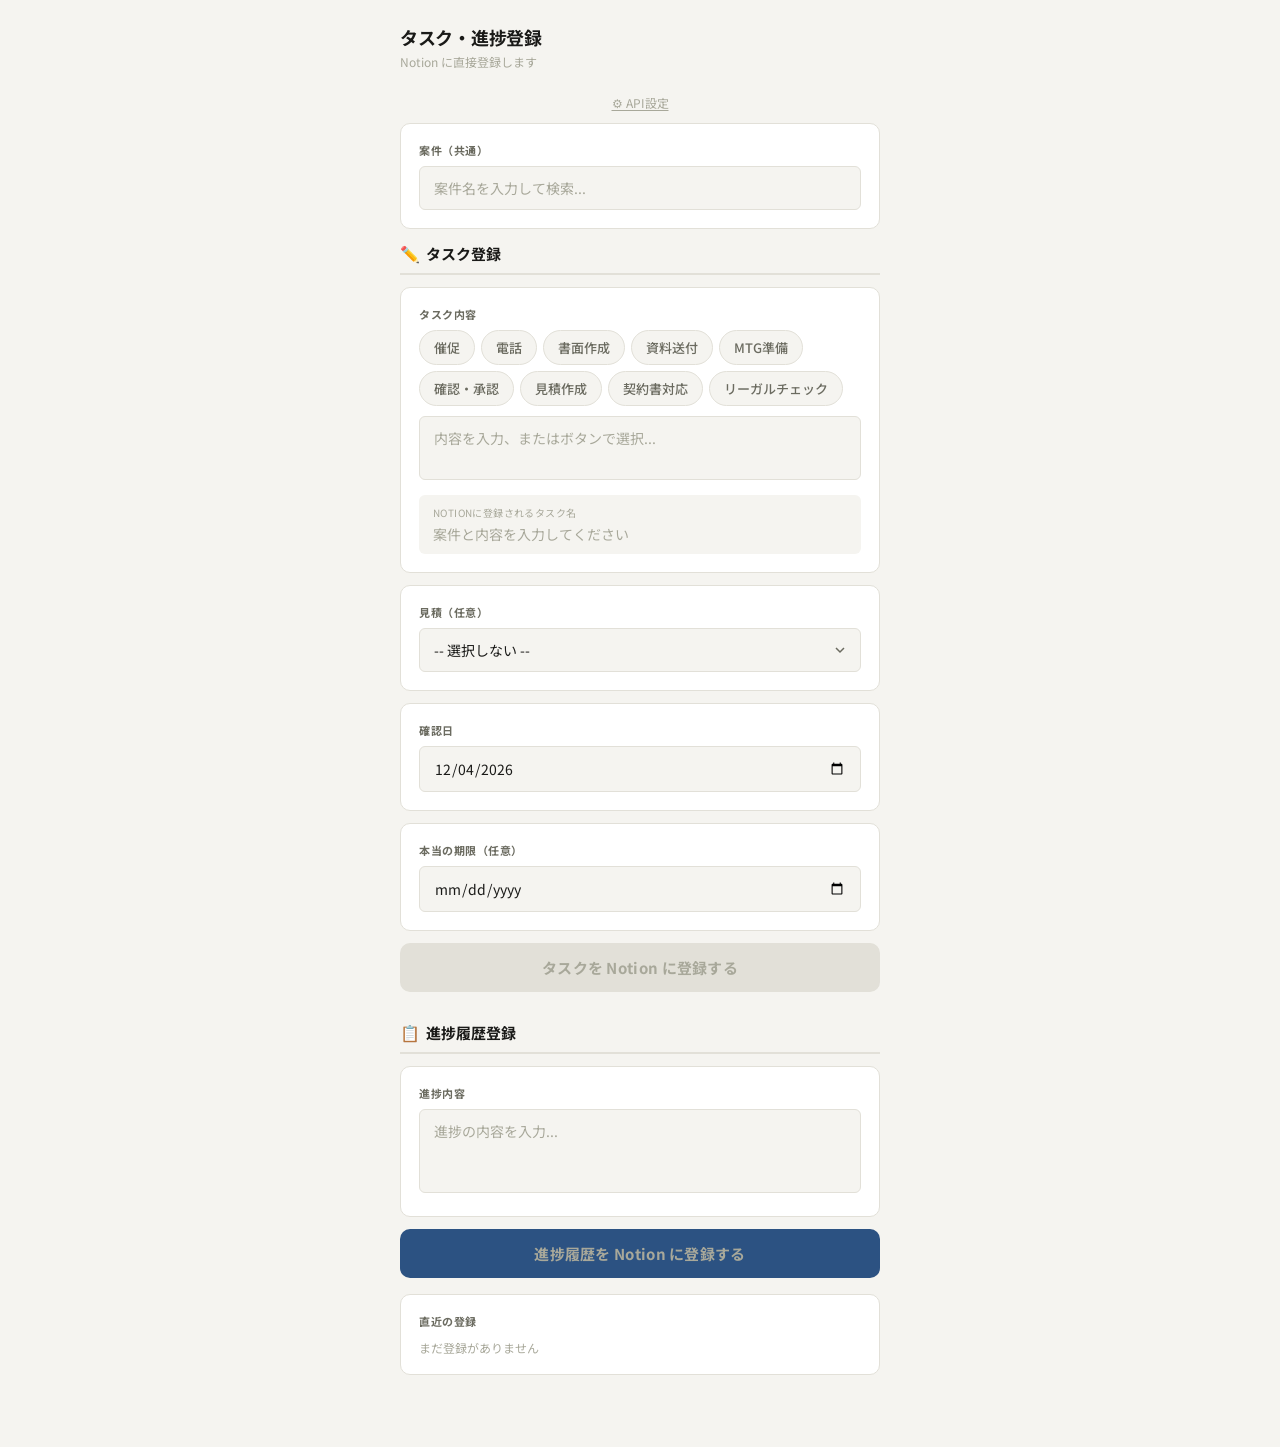
<file: index.html>
<!DOCTYPE html>
<html lang="ja">
<head>
<meta charset="UTF-8">
<meta name="viewport" content="width=device-width, initial-scale=1.0">
<title>タスク・進捗登録</title>
<style>
  @import url('https://fonts.googleapis.com/css2?family=Noto+Sans+JP:wght@400;500;700&display=swap');

  :root {
    --bg: #f5f4f0;
    --surface: #ffffff;
    --border: #e2e0d8;
    --border-focus: #a0a090;
    --text: #1a1a18;
    --text-sub: #6b6b60;
    --text-hint: #a8a89a;
    --accent: #2d6a4f;
    --accent-light: #e8f5ee;
    --accent-border: #74c69d;
    --accent2: #2c5282;
    --accent2-light: #ebf1fa;
    --accent2-border: #74a8d6;
    --proj-bg: #eeedfe;
    --proj-text: #3c3489;
    --danger: #c94040;
    --radius: 10px;
    --radius-sm: 6px;
    --radius-pill: 20px;
  }

  * { box-sizing: border-box; margin: 0; padding: 0; }

  body {
    font-family: 'Noto Sans JP', sans-serif;
    background: var(--bg);
    color: var(--text);
    min-height: 100vh;
    display: flex;
    justify-content: center;
    align-items: flex-start;
    padding: 24px 16px 60px;
  }

  .container {
    width: 100%;
    max-width: 480px;
  }

  .header {
    margin-bottom: 24px;
  }

  .header h1 {
    font-size: 18px;
    font-weight: 700;
    letter-spacing: -0.3px;
    color: var(--text);
  }

  .header p {
    font-size: 12px;
    color: var(--text-hint);
    margin-top: 3px;
  }

  .card {
    background: var(--surface);
    border: 1px solid var(--border);
    border-radius: var(--radius);
    padding: 18px;
    margin-bottom: 12px;
  }

  .field-label {
    font-size: 11px;
    font-weight: 700;
    letter-spacing: 0.5px;
    color: var(--text-sub);
    text-transform: uppercase;
    margin-bottom: 8px;
  }

  /* セクション見出し */
  .section-title {
    font-size: 15px;
    font-weight: 700;
    color: var(--text);
    margin-bottom: 12px;
    padding-bottom: 8px;
    border-bottom: 2px solid var(--border);
    display: flex;
    align-items: center;
    gap: 6px;
  }

  .section-title .icon { font-size: 16px; }

  .section-divider {
    margin: 28px 0 20px;
  }

  /* 案件検索 */
  .search-wrap { position: relative; }

  .search-input {
    width: 100%;
    padding: 11px 14px;
    font-size: 14px;
    font-family: inherit;
    border: 1px solid var(--border);
    border-radius: var(--radius-sm);
    background: var(--bg);
    color: var(--text);
    outline: none;
    transition: border-color 0.15s;
  }

  .search-input:focus { border-color: var(--border-focus); }
  .search-input::placeholder { color: var(--text-hint); }

  .suggestions {
    display: none;
    position: absolute;
    top: calc(100% + 4px);
    left: 0; right: 0;
    background: var(--surface);
    border: 1px solid var(--border);
    border-radius: var(--radius-sm);
    overflow: hidden;
    z-index: 100;
    box-shadow: 0 4px 16px rgba(0,0,0,0.08);
    max-height: 240px;
    overflow-y: auto;
  }

  .sug-item {
    padding: 10px 14px;
    font-size: 13px;
    cursor: pointer;
    transition: background 0.1s;
    color: var(--text);
  }

  .sug-item:hover { background: var(--bg); }
  .sug-item strong { color: var(--accent); font-weight: 700; }

  .sug-empty {
    padding: 10px 14px;
    font-size: 13px;
    color: var(--text-hint);
  }

  .selected-chip {
    display: none;
    align-items: center;
    gap: 6px;
    background: var(--proj-bg);
    color: var(--proj-text);
    border-radius: var(--radius-pill);
    padding: 5px 12px;
    font-size: 13px;
    font-weight: 500;
    margin-top: 8px;
    width: fit-content;
  }

  .selected-chip button {
    background: none;
    border: none;
    cursor: pointer;
    color: var(--proj-text);
    font-size: 15px;
    line-height: 1;
    padding: 0;
    opacity: 0.7;
  }

  .selected-chip button:hover { opacity: 1; }

  /* 種別ボタン */
  .type-grid {
    display: flex;
    flex-wrap: wrap;
    gap: 6px;
  }

  .type-btn {
    padding: 7px 14px;
    font-size: 13px;
    font-family: inherit;
    font-weight: 500;
    border: 1px solid var(--border);
    border-radius: var(--radius-pill);
    background: var(--bg);
    color: var(--text-sub);
    cursor: pointer;
    transition: all 0.12s;
  }

  .type-btn:hover { border-color: var(--border-focus); color: var(--text); }

  .type-btn.active {
    background: var(--accent-light);
    border-color: var(--accent-border);
    color: var(--accent);
  }

  /* タスク内容 */
  .task-input {
    width: 100%;
    padding: 11px 14px;
    font-size: 14px;
    font-family: inherit;
    border: 1px solid var(--border);
    border-radius: var(--radius-sm);
    background: var(--bg);
    color: var(--text);
    outline: none;
    transition: border-color 0.15s;
    resize: none;
  }

  .task-input:focus { border-color: var(--border-focus); }
  .task-input::placeholder { color: var(--text-hint); }

  /* プレビュー */
  .preview {
    background: var(--bg);
    border-radius: var(--radius-sm);
    padding: 10px 14px;
    margin-top: 10px;
  }

  .preview-label {
    font-size: 10px;
    color: var(--text-hint);
    letter-spacing: 0.4px;
    text-transform: uppercase;
    margin-bottom: 4px;
  }

  .preview-name {
    font-size: 14px;
    font-weight: 500;
    color: var(--text);
    min-height: 20px;
  }

  .preview-name.empty { color: var(--text-hint); font-weight: 400; }

  /* 期日 */
  .date-input {
    width: 100%;
    padding: 11px 14px;
    font-size: 14px;
    font-family: inherit;
    border: 1px solid var(--border);
    border-radius: var(--radius-sm);
    background: var(--bg);
    color: var(--text);
    outline: none;
    transition: border-color 0.15s;
  }

  .date-input:focus { border-color: var(--border-focus); }

  /* 見積セレクト */
  .estimate-select {
    width: 100%;
    padding: 11px 14px;
    font-size: 14px;
    font-family: inherit;
    border: 1px solid var(--border);
    border-radius: var(--radius-sm);
    background: var(--bg);
    color: var(--text);
    outline: none;
    transition: border-color 0.15s;
    cursor: pointer;
    appearance: none;
    -webkit-appearance: none;
    background-image: url("data:image/svg+xml;charset=US-ASCII,%3Csvg%20xmlns%3D%22http%3A%2F%2Fwww.w3.org%2F2000%2Fsvg%22%20width%3D%2212%22%20height%3D%2212%22%20viewBox%3D%220%200%2012%2012%22%3E%3Cpath%20d%3D%22M2%204l4%204%204-4%22%20stroke%3D%22%236b6b60%22%20stroke-width%3D%221.5%22%20fill%3D%22none%22%2F%3E%3C%2Fsvg%3E");
    background-repeat: no-repeat;
    background-position: right 14px center;
    padding-right: 36px;
  }

  .estimate-select:focus { border-color: var(--border-focus); }

  /* 登録ボタン */
  .submit-btn {
    width: 100%;
    padding: 14px;
    font-size: 15px;
    font-family: inherit;
    font-weight: 700;
    background: var(--accent);
    color: #fff;
    border: none;
    border-radius: var(--radius);
    cursor: pointer;
    transition: opacity 0.15s, transform 0.1s;
    letter-spacing: 0.3px;
  }

  .submit-btn:hover:not(:disabled) { opacity: 0.88; }
  .submit-btn:active:not(:disabled) { transform: scale(0.98); }

  .submit-btn:disabled {
    background: var(--border);
    color: var(--text-hint);
    cursor: not-allowed;
  }

  .submit-btn.btn-history {
    background: var(--accent2);
  }

  /* トースト */
  .toast {
    display: none;
    position: fixed;
    bottom: 28px;
    left: 50%;
    transform: translateX(-50%);
    background: var(--text);
    color: #fff;
    padding: 12px 20px;
    border-radius: var(--radius-pill);
    font-size: 13px;
    font-weight: 500;
    white-space: nowrap;
    z-index: 999;
    animation: fadeup 0.2s ease;
  }

  .toast.error { background: var(--danger); }

  @keyframes fadeup {
    from { opacity: 0; transform: translateX(-50%) translateY(8px); }
    to   { opacity: 1; transform: translateX(-50%) translateY(0); }
  }

  /* 直近履歴 */
  .history-list { display: flex; flex-direction: column; gap: 0; }

  .h-item {
    display: flex;
    align-items: center;
    gap: 8px;
    padding: 9px 0;
    border-bottom: 1px solid var(--border);
    font-size: 12px;
  }

  .h-item:last-child { border-bottom: none; }
  .h-name { flex: 1; color: var(--text); line-height: 1.4; }
  .h-date { color: var(--text-hint); white-space: nowrap; }
  .h-badge {
    font-size: 10px;
    padding: 2px 7px;
    border-radius: var(--radius-pill);
    font-weight: 500;
    white-space: nowrap;
  }
  .h-badge.task { background: var(--accent-light); color: var(--accent); }
  .h-badge.progress { background: var(--accent2-light); color: var(--accent2); }
  .h-empty { font-size: 12px; color: var(--text-hint); }

  /* ローディング */
  .loading {
    display: none;
    font-size: 12px;
    color: var(--text-hint);
    margin-top: 6px;
  }

  /* 設定エリア */
  .config-toggle {
    font-size: 12px;
    color: var(--text-hint);
    cursor: pointer;
    text-align: center;
    margin-bottom: 12px;
    text-decoration: underline;
    text-underline-offset: 2px;
  }

  .config-area {
    display: none;
    background: var(--surface);
    border: 1px solid var(--border);
    border-radius: var(--radius);
    padding: 16px 18px;
    margin-bottom: 12px;
  }

  .config-area .field-label { margin-bottom: 6px; }

  .config-input {
    width: 100%;
    padding: 9px 12px;
    font-size: 13px;
    font-family: 'Courier New', monospace;
    border: 1px solid var(--border);
    border-radius: var(--radius-sm);
    background: var(--bg);
    color: var(--text);
    outline: none;
    margin-bottom: 10px;
  }

  .config-input:focus { border-color: var(--border-focus); }

  .config-save {
    padding: 8px 16px;
    font-size: 13px;
    font-family: inherit;
    font-weight: 500;
    background: var(--text);
    color: #fff;
    border: none;
    border-radius: var(--radius-sm);
    cursor: pointer;
  }
</style>
</head>
<body>
<div class="container">

  <div class="header">
    <h1>タスク・進捗登録</h1>
    <p>Notion に直接登録します</p>
  </div>

  <!-- 設定（折りたたみ） -->
  <div class="config-toggle" onclick="toggleConfig()">⚙ API設定</div>
  <div class="config-area" id="config-area">
    <div class="field-label">タスクDB ID</div>
    <input class="config-input" id="cfg-task-db" type="text" placeholder="xxxxxxxxxxxxxxxxxxxxxxxxxxxxxxxx">
    <div class="field-label">プロジェクトDB ID</div>
    <input class="config-input" id="cfg-proj-db" type="text" placeholder="xxxxxxxxxxxxxxxxxxxxxxxxxxxxxxxx">
    <div class="field-label">進捗履歴DB ID</div>
    <input class="config-input" id="cfg-history-db" type="text" placeholder="xxxxxxxxxxxxxxxxxxxxxxxxxxxxxxxx">
    <button class="config-save" onclick="saveConfig()">保存</button>
  </div>

  <!-- ==================== 共通：案件選択 ==================== -->
  <div class="card">
    <div class="field-label">案件（共通）</div>
    <div class="search-wrap">
      <input class="search-input" id="proj-search" type="text"
        placeholder="案件名を入力して検索..."
        oninput="onSearchInput(this.value)"
        autocomplete="off">
      <div class="suggestions" id="suggestions"></div>
    </div>
    <div class="selected-chip" id="selected-chip">
      <span id="selected-proj-name"></span>
      <button onclick="clearProject()">×</button>
    </div>
    <div class="loading" id="proj-loading">読み込み中...</div>
  </div>

  <!-- ==================== タスク登録 ==================== -->
  <div class="section-title"><span class="icon">✏️</span> タスク登録</div>

  <!-- タスク内容 -->
  <div class="card">
    <div class="field-label">タスク内容</div>
    <div class="type-grid" id="type-grid"></div>
    <textarea class="task-input" id="task-content" rows="2"
      placeholder="内容を入力、またはボタンで選択..."
      oninput="updatePreview()" style="margin-top:10px;"></textarea>
    <div class="preview">
      <div class="preview-label">Notionに登録されるタスク名</div>
      <div class="preview-name empty" id="preview-name">案件と内容を入力してください</div>
    </div>
  </div>

  <!-- 見積 -->
  <div class="card">
    <div class="field-label">見積（任意）</div>
    <select class="estimate-select" id="task-estimate">
      <option value="">-- 選択しない --</option>
      <option value="SS（5分）">SS（5分）</option>
      <option value="S（15分）">S（15分）</option>
      <option value="M（30分）">M（30分）</option>
      <option value="L（60分）">L（60分）</option>
      <option value="LL（120分）">LL（120分）</option>
    </select>
  </div>

  <!-- 確認日 -->
  <div class="card">
    <div class="field-label">確認日</div>
    <input class="date-input" id="task-date" type="date">
  </div>

  <!-- 本当の期限 -->
  <div class="card">
    <div class="field-label">本当の期限（任意）</div>
    <input class="date-input" id="task-deadline" type="date">
  </div>

  <!-- タスク登録ボタン -->
  <button class="submit-btn" id="submit-btn" onclick="submitTask()" disabled>
    タスクを Notion に登録する
  </button>

  <!-- ==================== 進捗履歴登録 ==================== -->
  <div class="section-divider"></div>
  <div class="section-title"><span class="icon">📋</span> 進捗履歴登録</div>

  <!-- 進捗内容 -->
  <div class="card">
    <div class="field-label">進捗内容</div>
    <textarea class="task-input" id="hist-content" rows="3"
      placeholder="進捗の内容を入力..."
      oninput="checkHistReady()"></textarea>
  </div>

  <!-- 進捗登録ボタン -->
  <button class="submit-btn btn-history" id="hist-submit-btn" onclick="submitHistory()" disabled>
    進捗履歴を Notion に登録する
  </button>

  <!-- 直近の登録履歴 -->
  <div class="card" style="margin-top:16px;">
    <div class="field-label" style="margin-bottom:10px;">直近の登録</div>
    <div class="history-list" id="history-list">
      <div class="h-empty">まだ登録がありません</div>
    </div>
  </div>

</div>

<div class="toast" id="toast"></div>

<script>
// ===== 設定 =====
const CONFIG = {
  workerUrl: 'https://notion-proxy.h-miura.workers.dev',
  taskDb:    localStorage.getItem('notion_task_db') || '',
  projDb:    localStorage.getItem('notion_proj_db') || '',
  historyDb: localStorage.getItem('notion_history_db') || '',
};

const TASK_TYPES = ['催促','電話','書面作成','資料送付','MTG準備','確認・承認','見積作成','契約書対応','リーガルチェック'];

// チェックリスト定義（業務種別ごと）
const CHECKLISTS = {
  '書面作成': [
    '1. 資料確認・構成案作成 📝',
    '2. 本文ドラフト作成 💻',
    '3. 依頼者へ送付・確認依頼 ✉️',
    '4. 返信待ち（or 催促） ⏳',
    '5. 修正・最終化 🔧',
    '6. 提出 ✅',
  ],
  'リーガルチェック': [
    '1. 契約書・資料の読み込み 🧐',
    '2. 修正案・コメント作成 ✍️',
    '3. 修正版の送付・解説 📤',
    '4. 相手方との調整待ち 🤝',
  ],
};

// ===== 状態 =====
let selectedProject = null; // 共通の案件選択
let allProjects = [];
let recentHistory = [];

// ===== 初期化 =====
function init() {
  const grid = document.getElementById('type-grid');
  if (grid) {
    TASK_TYPES.forEach(t => {
      const b = document.createElement('button');
      b.className = 'type-btn';
      b.textContent = t;
      b.onclick = () => onTypeClick(t, b);
      grid.appendChild(b);
    });
  }

  const cfgTask = document.getElementById('cfg-task-db');
  const cfgProj = document.getElementById('cfg-proj-db');
  const cfgHist = document.getElementById('cfg-history-db');
  if (cfgTask) cfgTask.value = CONFIG.taskDb;
  if (cfgProj) cfgProj.value = CONFIG.projDb;
  if (cfgHist) cfgHist.value = CONFIG.historyDb;

  // 確認日にデフォルトで今日の日付をセット
  const dateInput = document.getElementById('task-date');
  if (dateInput) {
    const today = new Date();
    dateInput.value = `${today.getFullYear()}-${String(today.getMonth()+1).padStart(2,'0')}-${String(today.getDate()).padStart(2,'0')}`;
  }

  if (CONFIG.projDb) fetchProjects();
}

// ===== 設定 =====
function toggleConfig() {
  const el = document.getElementById('config-area');
  if (!el) return;
  el.style.display = el.style.display === 'block' ? 'none' : 'block';
}

function saveConfig() {
  CONFIG.taskDb    = document.getElementById('cfg-task-db').value.trim();
  CONFIG.projDb    = document.getElementById('cfg-proj-db').value.trim();
  CONFIG.historyDb = document.getElementById('cfg-history-db').value.trim();
  localStorage.setItem('notion_task_db', CONFIG.taskDb);
  localStorage.setItem('notion_proj_db', CONFIG.projDb);
  localStorage.setItem('notion_history_db', CONFIG.historyDb);
  const configArea = document.getElementById('config-area');
  if (configArea) configArea.style.display = 'none';
  showToast('設定を保存しました');
  if (CONFIG.projDb) fetchProjects();
}

// ===== プロジェクト取得（ステータスフィルタ付き） =====
async function fetchProjects() {
  if (!CONFIG.projDb) return;
  const loadingEl = document.getElementById('proj-loading');
  if (loadingEl) loadingEl.style.display = 'block';
  try {
    let results = [];
    let cursor = undefined;
    while (true) {
      const body = {
        page_size: 100,
        filter: {
          or: [
            { property: 'ステータス', status: { equals: '未着手' } },
            { property: 'ステータス', status: { equals: '進行中' } }
          ]
        }
      };
      if (cursor) body.start_cursor = cursor;
      const res = await notionRequest(
        `https://api.notion.com/v1/databases/${CONFIG.projDb}/query`,
        'POST', body
      );
      results = results.concat(res.results);
      if (!res.has_more) break;
      cursor = res.next_cursor;
    }
    allProjects = results.map(p => ({
      id: p.id,
      name: p.properties?.['名前']?.title?.[0]?.plain_text
         || p.properties?.['Name']?.title?.[0]?.plain_text
         || p.properties?.['プロジェクト名']?.title?.[0]?.plain_text
         || '（名称なし）'
    })).filter(p => p.name !== '（名称なし）').sort((a,b) => a.name.localeCompare(b.name));
  } catch(e) {
    showToast('プロジェクト取得に失敗しました: ' + e.message, true);
  }
  if (loadingEl) loadingEl.style.display = 'none';
}

// ===== 共通：案件検索 =====
function onSearchInput(val) {
  const box = document.getElementById('suggestions');
  if (!box) return;
  if (!val.trim()) { box.style.display = 'none'; return; }
  const hits = allProjects.filter(p => p.name.includes(val)).slice(0, 8);
  if (!hits.length) {
    box.innerHTML = '<div class="sug-empty">見つかりません</div>';
    box.style.display = 'block';
    return;
  }
  box.innerHTML = hits.map(p => {
    const idx = p.name.indexOf(val);
    const hi = p.name.slice(0,idx)
      + '<strong>' + p.name.slice(idx, idx+val.length) + '</strong>'
      + p.name.slice(idx+val.length);
    return `<div class="sug-item" onclick="selectProject('${p.id}','${p.name.replace(/'/g,"\\'")}')">` + hi + `</div>`;
  }).join('');
  box.style.display = 'block';
}

function selectProject(id, name) {
  selectedProject = { id, name };
  const search = document.getElementById('proj-search');
  const sug = document.getElementById('suggestions');
  const chipName = document.getElementById('selected-proj-name');
  const chip = document.getElementById('selected-chip');
  if (search) search.value = '';
  if (sug) sug.style.display = 'none';
  if (chipName) chipName.textContent = name;
  if (chip) chip.style.display = 'flex';
  updatePreview();
  checkHistReady();
}

function clearProject() {
  selectedProject = null;
  const chip = document.getElementById('selected-chip');
  if (chip) chip.style.display = 'none';
  updatePreview();
  checkHistReady();
}

// クリック外で閉じる
document.addEventListener('click', e => {
  if (!e.target.closest('.search-wrap')) {
    const sug = document.getElementById('suggestions');
    if (sug) sug.style.display = 'none';
  }
});

// ===== 種別ボタン =====
function onTypeClick(text, btn) {
  const input = document.getElementById('task-content');
  const isActive = btn.classList.contains('active');
  document.querySelectorAll('.type-btn').forEach(b => b.classList.remove('active'));
  if (isActive) {
    input.value = '';
  } else {
    btn.classList.add('active');
    input.value = text;
    input.focus();
    input.setSelectionRange(input.value.length, input.value.length);
  }
  updatePreview();
}

// ===== プレビュー =====
function updatePreview() {
  const contentEl = document.getElementById('task-content');
  const el = document.getElementById('preview-name');
  if (!contentEl || !el) return;
  const content = contentEl.value.trim();
  if (selectedProject && content) {
    el.textContent = `${selectedProject.name} / ${content}`;
    el.classList.remove('empty');
  } else if (selectedProject) {
    el.textContent = `${selectedProject.name} / （内容を入力）`;
    el.classList.add('empty');
  } else if (content) {
    el.textContent = `（案件未選択） / ${content}`;
    el.classList.add('empty');
  } else {
    el.textContent = '案件と内容を入力してください';
    el.classList.add('empty');
  }
  checkReady();
}

function checkReady() {
  const contentEl = document.getElementById('task-content');
  const btn = document.getElementById('submit-btn');
  if (!contentEl || !btn) return;
  const content = contentEl.value.trim();
  btn.disabled = !(selectedProject && content);
}

function checkHistReady() {
  const contentEl = document.getElementById('hist-content');
  const btn = document.getElementById('hist-submit-btn');
  if (!contentEl || !btn) return;
  const content = contentEl.value.trim();
  btn.disabled = !(selectedProject && content);
}

// ===== タスク登録 =====
async function submitTask() {
  if (!CONFIG.taskDb) {
    showToast('API設定を入力してください', true);
    toggleConfig();
    return;
  }
  const content    = document.getElementById('task-content').value.trim();
  const taskName   = `${selectedProject.name} / ${content}`;
  const dateVal    = document.getElementById('task-date').value;
  const deadlineVal= document.getElementById('task-deadline').value;
  const estimateVal= document.getElementById('task-estimate').value;

  const btn = document.getElementById('submit-btn');
  btn.disabled = true;
  btn.textContent = '登録中...';

  try {
    const props = {
      'タスク名': { title: [{ text: { content: taskName } }] },
    };

    if (selectedProject?.id) {
      props['プロジェクト'] = { relation: [{ id: selectedProject.id }] };
    }

    if (dateVal) {
      props['確認日'] = { date: { start: dateVal } };
    }

    if (deadlineVal) {
      props['本当の期限'] = { date: { start: deadlineVal } };
    }

    if (estimateVal) {
      props['見積'] = { select: { name: estimateVal } };
    }

    // チェックリストが定義されている業務種別の場合、ページ内に自動追加
    const matchedType = Object.keys(CHECKLISTS).find(key => content.startsWith(key));
    const checklistItems = matchedType ? CHECKLISTS[matchedType] : null;

    let children = [];
    if (checklistItems && checklistItems.length > 0) {
      // 工程の見出し
      children.push({
        object: 'block',
        type: 'heading_2',
        heading_2: {
          rich_text: [{ type: 'text', text: { content: '工程' } }]
        }
      });
      // 各工程をチェックボックスとして追加
      for (const item of checklistItems) {
        children.push({
          object: 'block',
          type: 'to_do',
          to_do: {
            rich_text: [{ type: 'text', text: { content: item } }],
            checked: false
          }
        });
      }
      // メモ用の見出し
      children.push({
        object: 'block',
        type: 'heading_2',
        heading_2: {
          rich_text: [{ type: 'text', text: { content: 'メモ' } }]
        }
      });
    }

    // ページ作成（プロパティ + チェックリストを同時に）
    const requestBody = {
      parent: { database_id: CONFIG.taskDb },
      properties: props
    };
    if (children.length > 0) {
      requestBody.children = children;
    }

    await notionRequest(
      `https://api.notion.com/v1/pages`,
      'POST',
      requestBody
    );

    const now = new Date();
    const timeStr = `${now.getHours()}:${String(now.getMinutes()).padStart(2,'0')}`;
    const checkCount = checklistItems ? checklistItems.length : 0;
    const histName = checkCount > 0 ? `${taskName}（+${checkCount}工程）` : taskName;
    recentHistory.unshift({ name: histName, time: timeStr, type: 'task' });
    renderHistory();

    const msg = checkCount > 0
      ? `タスクを登録しました（${checkCount}工程のチェックリスト付き）`
      : 'タスクを登録しました';
    showToast(msg);

    // タスク入力のみリセット（案件は維持）
    document.getElementById('task-content').value = '';
    document.getElementById('task-deadline').value = '';
    document.getElementById('task-estimate').value = '';
    const resetDate = new Date();
    document.getElementById('task-date').value = `${resetDate.getFullYear()}-${String(resetDate.getMonth()+1).padStart(2,'0')}-${String(resetDate.getDate()).padStart(2,'0')}`;
    document.querySelectorAll('.type-btn').forEach(b => b.classList.remove('active'));
    updatePreview();

  } catch(e) {
    showToast('登録に失敗: ' + e.message, true);
  }

  btn.textContent = 'タスクを Notion に登録する';
  checkReady();
}

// ===== 進捗履歴登録 =====
async function submitHistory() {
  if (!CONFIG.historyDb) {
    showToast('進捗履歴DB IDを設定してください', true);
    toggleConfig();
    return;
  }
  const content = document.getElementById('hist-content').value.trim();

  const btn = document.getElementById('hist-submit-btn');
  btn.disabled = true;
  btn.textContent = '登録中...';

  try {
    const today = new Date();
    const dateStr = `${today.getFullYear()}-${String(today.getMonth()+1).padStart(2,'0')}-${String(today.getDate()).padStart(2,'0')}`;

    const props = {
      '進捗履歴': { title: [{ text: { content: content } }] },
      '作成日': { date: { start: dateStr } },
    };

    if (selectedProject?.id) {
      props['プロジェクト'] = { relation: [{ id: selectedProject.id }] };
    }

    await notionRequest(
      `https://api.notion.com/v1/pages`,
      'POST',
      { parent: { database_id: CONFIG.historyDb }, properties: props }
    );

    const now = new Date();
    const timeStr = `${now.getHours()}:${String(now.getMinutes()).padStart(2,'0')}`;
    const displayName = `${selectedProject.name} / ${content}`;
    recentHistory.unshift({ name: displayName, time: timeStr, type: 'progress' });
    renderHistory();

    showToast('進捗履歴を登録しました');

    // 進捗入力のみリセット（案件は維持）
    document.getElementById('hist-content').value = '';
    checkHistReady();

  } catch(e) {
    showToast('登録に失敗: ' + e.message, true);
  }

  btn.textContent = '進捗履歴を Notion に登録する';
  checkHistReady();
}

// ===== Notion APIリクエスト（Cloudflare Workers経由） =====
async function notionRequest(url, method, body) {
  const path = url.replace('https://api.notion.com', '');
  const res = await fetch(CONFIG.workerUrl + path, {
    method,
    headers: {
      'Content-Type': 'application/json',
    },
    body: JSON.stringify(body),
  });
  if (!res.ok) {
    const err = await res.json().catch(() => ({}));
    throw new Error(err.message || `HTTP ${res.status}`);
  }
  return res.json();
}

// ===== 履歴描画 =====
function renderHistory() {
  const el = document.getElementById('history-list');
  if (!recentHistory.length) {
    el.innerHTML = '<div class="h-empty">まだ登録がありません</div>';
    return;
  }
  el.innerHTML = recentHistory.slice(0, 8).map(h => {
    const badgeClass = h.type === 'task' ? 'task' : 'progress';
    const badgeLabel = h.type === 'task' ? 'タスク' : '進捗';
    return `<div class="h-item">
      <span class="h-badge ${badgeClass}">${badgeLabel}</span>
      <span class="h-name">${h.name}</span>
      <span class="h-date">${h.time}</span>
    </div>`;
  }).join('');
}

// ===== トースト =====
function showToast(msg, isError = false) {
  const el = document.getElementById('toast');
  el.textContent = msg;
  el.className = 'toast' + (isError ? ' error' : '');
  el.style.display = 'block';
  setTimeout(() => { el.style.display = 'none'; }, 2800);
}

document.addEventListener('DOMContentLoaded', init);
</script>
</body>
</html>
</file>
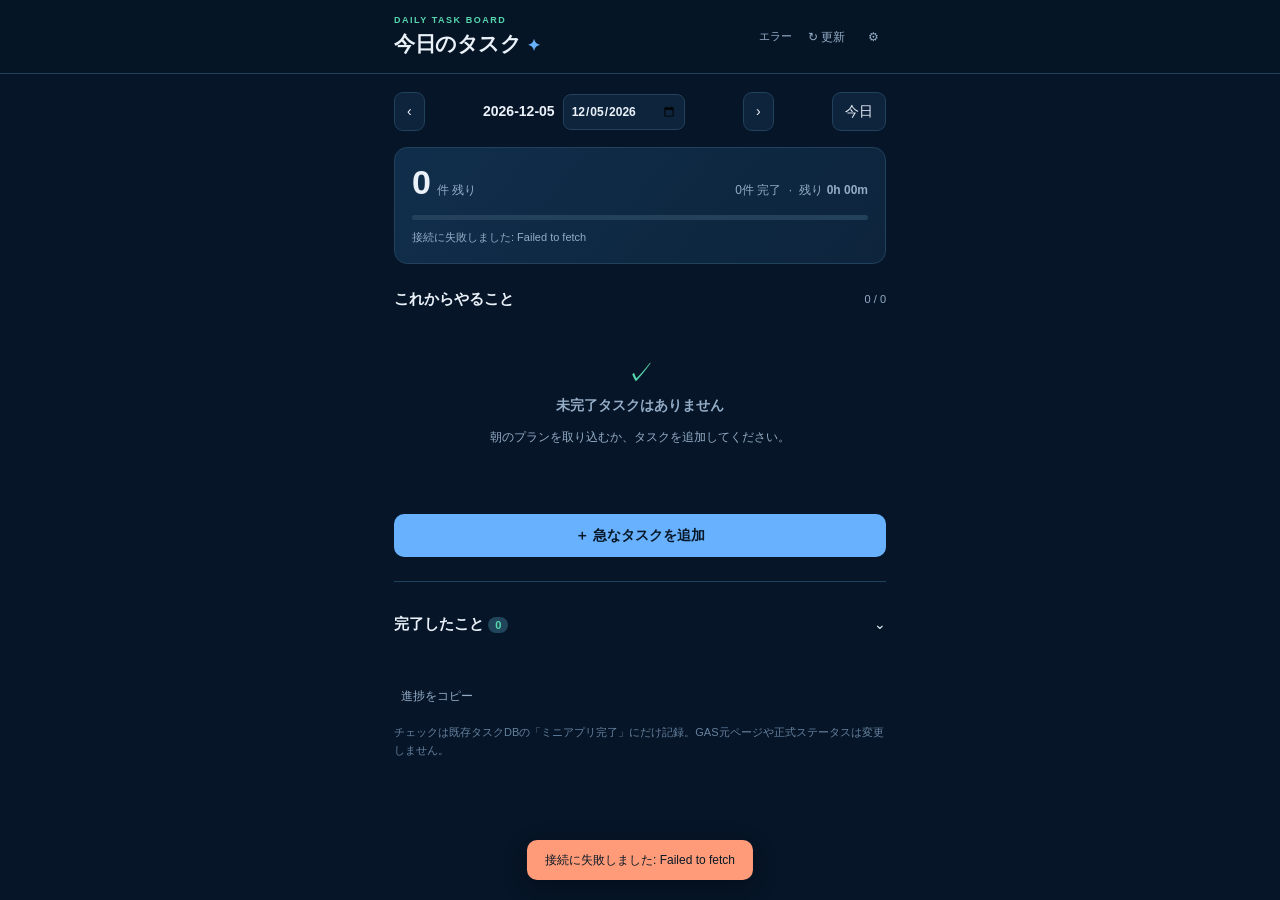
<file: today-board/index.html>
<!doctype html>
<html lang="ja">
<head>
  <meta charset="utf-8">
  <meta name="viewport" content="width=device-width, initial-scale=1, viewport-fit=cover">
  <meta name="theme-color" content="#071827">
  <meta name="apple-mobile-web-app-capable" content="yes">
  <title>今日のタスクボード</title>
  <link rel="stylesheet" href="./style.css">
  <script type="module" src="./app.js"></script>
</head>
<body>
  <header class="header">
    <div class="header-content">
      <div>
        <div class="eyebrow">DAILY TASK BOARD</div>
        <h1>今日のタスク <span class="mini-star">✦</span></h1>
      </div>
      <div class="head-actions">
        <span class="sync" id="syncStatus" aria-live="polite">未取得</span>
        <button type="button" class="text-button" id="refresh" title="Notionから最新情報を取得">↻ 更新</button>
        <button type="button" class="text-button" id="settingsButton" title="専用DBの設定">⚙</button>
      </div>
    </div>
  </header>

  <main class="wrap">
    <nav class="date-selector" aria-label="表示する日付">
      <button class="date-arrow" id="prevDay" type="button" aria-label="前の日">‹</button>
      <label class="date-center" for="targetDate">
        <span id="dayLabel">—</span>
        <input id="targetDate" type="date" aria-label="日付を選ぶ">
      </label>
      <button class="date-arrow" id="nextDay" type="button" aria-label="次の日">›</button>
      <button class="today-button" type="button" id="todayButton">今日</button>
    </nav>

    <section class="summary" aria-label="タスク進捗">
      <div class="summary-top">
        <div class="summary-count"><span id="openCount">—</span><small>件 残り</small></div>
        <div class="summary-side"><span id="doneCount">—</span>件 完了 <span class="separator">·</span> 残り <strong id="remainingMinutes">—</strong></div>
      </div>
      <div class="progress-track"><div id="progressBar" class="progress-fill"></div></div>
      <p class="summary-foot" id="progressLabel">朝決めたタスクを、日中ここで管理します。</p>
    </section>

    <section class="tasks-section">
      <div class="section-head"><h2>これからやること</h2><span id="pendingLabel" class="subtle"></span></div>
      <div id="taskList" class="task-list" aria-live="polite"></div>
      <div class="empty" id="emptyState" hidden><div class="empty-icon">✓</div><strong>未完了タスクはありません</strong><p>朝のプランを取り込むか、タスクを追加してください。</p></div>
    </section>

    <form id="settingsPanel" class="editor" hidden>
      <h3>専用Notion DBの接続</h3>
      <p class="help">既存Cloudflare Workersを使用します。新しいWorkerの作成・変更は不要です。ここには「今日の実行タスク」専用DBのIDだけを入力してください。</p>
      <label for="configDbId">専用DBのID <span class="required">*</span></label>
      <input id="configDbId" required autocomplete="off" autocapitalize="off" spellcheck="false" placeholder="32桁のNotion DB ID">
      <label for="configMode">Notion APIの接続形式</label>
      <select id="configMode"><option value="database">従来型：databases（既存アプリと同じ）</option><option value="data_source">新型：data_sources（Workerが対応する場合）</option></select>
      <p class="help">使用するWorker: <span id="workerURL"></span>。この設定ではAPIトークンを入力・保存しません。</p>
      <div class="edit-actions"><button type="button" class="ghost-button" id="cancelSettings">閉じる</button><button type="submit" class="primary-button" id="saveConfig">接続して保存</button></div>
    </form>

    <div class="quick-actions">
      <button type="button" id="addToggle" class="primary-button"><span>＋</span> 急なタスクを追加</button>
      <button type="button" id="importToggle" class="secondary-button" title="ChatGPTからコピーしたJSONの取り込み">⇩ 取込</button>
    </div>

    <form id="addForm" class="editor" hidden>
      <h3>今日のタスクを追加</h3>
      <label for="taskName">タスク名 <span class="required">*</span></label>
      <input id="taskName" maxlength="160" required placeholder="例：弁護士会への報告">
      <div class="two-cols">
        <div><label for="caseName">案件名（任意）</label><input id="caseName" maxlength="100" placeholder="例：堀さん"></div>
        <div><label for="minutes">所要時間（分）</label><input id="minutes" type="number" min="1" max="1440" placeholder="10"></div>
      </div>
      <label for="deadline">期限（任意）</label><input id="deadline" type="date">
      <label for="note">メモ（任意）</label><input id="note" maxlength="300" placeholder="必要なら入力">
      <div class="edit-actions"><button type="button" class="ghost-button" id="cancelAdd">やめる</button><button type="submit" class="primary-button" id="saveTask">追加する</button></div>
    </form>

    <section id="importPanel" class="editor" hidden>
      <h3>ChatGPTのタスクを取り込む</h3>
      <p class="help">ChatGPTのタスクJSONをコピーし、「クリップボードから取込」を押します。Macの設定で読み取りが制限される場合は下に貼り付けてください。同一日・同一元タスクID、または同一案件・同名の項目は重複登録を避けます。</p>
      <button class="secondary-button full" id="importClipboard" type="button">クリップボードから取込</button>
      <label for="importText">JSONを貼り付け</label>
      <textarea id="importText" rows="5" placeholder='{"tasks":[{"name":"資料作成","executionDate":"2026-11-04","minutes":60,"caseName":"ESplanet"}]}'></textarea>
      <div class="edit-actions"><button type="button" class="ghost-button" id="cancelImport">閉じる</button><button type="button" class="primary-button" id="importPaste">貼付内容を取込</button></div>
    </section>

    <section class="done-section">
      <button id="doneToggle" type="button" class="section-head done-header" aria-expanded="false" aria-controls="doneList">
        <h2>完了したこと <span id="doneHeaderCount" class="num-pill">0</span></h2><span id="doneChevron">⌄</span>
      </button>
      <div id="doneList" class="task-list" hidden></div>
    </section>

    <footer class="footer">
      <button type="button" class="text-button" id="copyReport">進捗をコピー</button>
      <p>既存タスクDB・GASダッシュボードには書き込みません。チェック結果は専用DBにのみ反映します。</p>
    </footer>
  </main>
  <div id="toast" class="toast" role="status" aria-live="polite"></div>
</body>
</html>
</file>
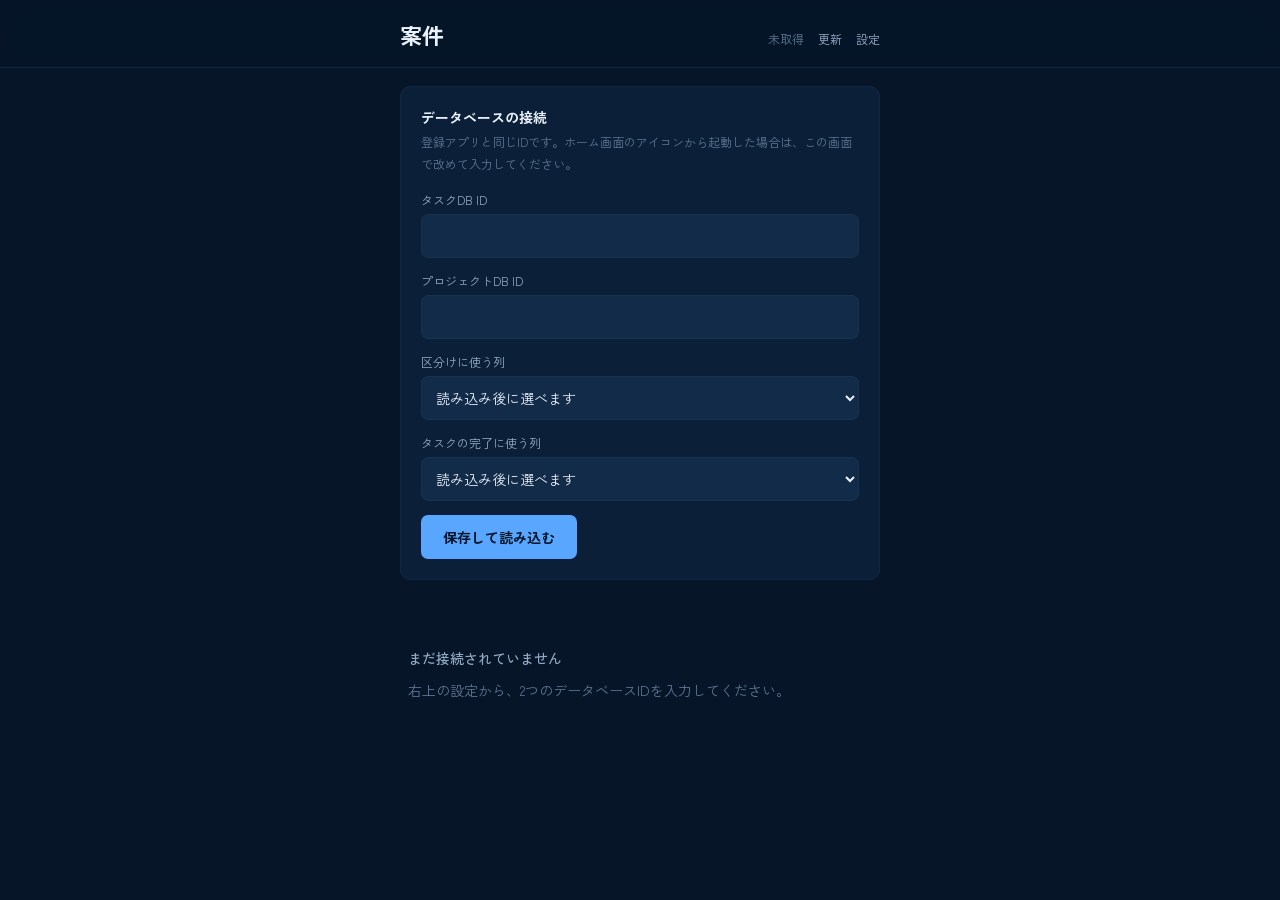
<file: plan.html>
<!DOCTYPE html>
<html lang="ja">
<head>
<meta charset="UTF-8">
<meta name="viewport" content="width=device-width, initial-scale=1.0, viewport-fit=cover">
<meta name="theme-color" content="#061527">
<meta name="apple-mobile-web-app-capable" content="yes">
<meta name="apple-mobile-web-app-status-bar-style" content="black-translucent">
<meta name="apple-mobile-web-app-title" content="案件">
<title>案件プランニング</title>
<link rel="preconnect" href="https://fonts.googleapis.com">
<link rel="preconnect" href="https://fonts.gstatic.com" crossorigin>
<link href="https://fonts.googleapis.com/css2?family=Zen+Kaku+Gothic+New:wght@400;500;700&display=swap" rel="stylesheet">
<style>
  :root {
    --ink:      #061527;
    --ink-1:    #0B2038;
    --ink-2:    #112B49;
    --line:     #17334F;
    --line-soft:#102743;

    --fg:       #EAF1F9;
    --fg-2:     #92A9C4;
    --fg-3:     #5D7593;

    --azure:    #58A6FF;
    --ember:    #FF8A5C;
    --mint:     #4FD1A5;

    --tap: 44px;
  }

  * { box-sizing: border-box; margin: 0; padding: 0; }
  html { background: var(--ink); }

  body {
    font-family: 'Zen Kaku Gothic New', -apple-system, BlinkMacSystemFont, sans-serif;
    background: var(--ink); color: var(--fg);
    min-height: 100vh;
    -webkit-font-smoothing: antialiased;
    -webkit-tap-highlight-color: transparent;
    font-feature-settings: "palt" 1;
  }

  button, input, select { font-family: inherit; }
  :focus-visible { outline: 2px solid var(--azure); outline-offset: 2px; border-radius: 3px; }

  .wrap { max-width: 520px; margin: 0 auto; padding: 0 20px calc(56px + env(safe-area-inset-bottom)); }

  /* ── ヘッダー ─────────────────────── */
  .top {
    position: sticky; top: 0; z-index: 10;
    background: rgba(6,21,39,0.86);
    backdrop-filter: saturate(160%) blur(14px);
    -webkit-backdrop-filter: saturate(160%) blur(14px);
    border-bottom: 1px solid var(--line-soft);
    padding-top: env(safe-area-inset-top);
  }
  .top-inner {
    max-width: 520px; margin: 0 auto; padding: 18px 20px 16px;
    display: flex; align-items: baseline; justify-content: space-between; gap: 16px;
  }
  .title { font-size: 22px; font-weight: 700; letter-spacing: -0.02em; }
  .top-actions { display: flex; align-items: center; gap: 14px; font-size: 12px; color: var(--fg-3); white-space: nowrap; }
  .linkish { background: none; border: none; padding: 4px 0; font-size: 12px; color: var(--fg-2); cursor: pointer; }
  .linkish:hover { color: var(--fg); }
  .linkish:disabled { color: var(--fg-3); cursor: default; }

  /* ── 進捗グループ ─────────────────── */
  .stage { margin-top: 28px; }
  .stage-label {
    display: flex; align-items: center; gap: 10px; margin-bottom: 2px;
    font-size: 12px; font-weight: 700; color: var(--fg-2);
  }
  .stage-label::after { content: ''; flex: 1; height: 1px; background: var(--line-soft); }

  /* ── 案件 ─────────────────────────── */
  .proj { padding: 16px 0 14px; border-bottom: 1px solid var(--line-soft); }

  .proj-head {
    display: flex; align-items: baseline; justify-content: space-between; gap: 12px;
  }
  .proj-name { font-size: 15px; font-weight: 700; line-height: 1.45; word-break: break-word; }

  .next {
    flex-shrink: 0; font-size: 12px; color: var(--fg-2);
    font-variant-numeric: tabular-nums; white-space: nowrap;
  }
  .next .cap { color: var(--fg-3); margin-right: 4px; }
  .next[data-u="overdue"] { color: var(--ember); font-weight: 500; }
  .next[data-u="today"] { color: var(--azure); font-weight: 500; }
  .next[data-u="none"] { color: var(--ember); }

  /* ── タスク ───────────────────────── */
  .tasks { margin-top: 9px; }

  .task { display: flex; align-items: flex-start; gap: 9px; padding: 5px 0; font-size: 13px; }
  .task.leaving { opacity: 0; transform: translateX(14px); transition: opacity .2s, transform .2s; }

  .tick {
    flex-shrink: 0; position: relative;
    width: 16px; height: 16px; margin-top: 3px;
    background: none; border: 1.5px solid var(--fg-3); border-radius: 50%;
    cursor: pointer; transition: border-color .15s, background .15s;
  }
  .tick:hover { border-color: var(--mint); }
  .tick.on { background: var(--mint); border-color: var(--mint); }
  .tick.on::after {
    content: ''; position: absolute; left: 4.5px; top: 1.5px;
    width: 3.5px; height: 8px;
    border: solid var(--ink); border-width: 0 2px 2px 0; transform: rotate(43deg);
  }

  .task-main { flex: 1; min-width: 0; display: flex; align-items: baseline; gap: 9px; flex-wrap: wrap; }
  /* タスク名は編集を開くタップ領域も兼ねる */
  .task-name {
    line-height: 1.5; color: var(--fg-2); word-break: break-word;
    background: none; border: none; padding: 0; text-align: left;
    font: inherit; cursor: pointer;
  }
  .task-name:hover { color: var(--fg); }
  .task-when { font-size: 11px; color: var(--fg-3); font-variant-numeric: tabular-nums; white-space: nowrap; }
  .task-when[data-u="overdue"] { color: var(--ember); }
  .task-when[data-u="today"] { color: var(--azure); }
  .task-when .cap { margin-right: 2px; }

  .no-task { margin-top: 9px; font-size: 12px; color: var(--ember); }

  /* ── 追加 / 編集 ──────────────────── */
  .add-open {
    margin-top: 10px; padding: 5px 0;
    background: none; border: none;
    font-size: 12px; color: var(--fg-3); cursor: pointer;
  }
  .add-open:hover { color: var(--azure); }

  .add { margin-top: 11px; padding: 14px; background: var(--ink-1); border-radius: 9px; }
  .add input[type="text"] {
    width: 100%; height: var(--tap); padding: 0 12px; margin-bottom: 9px;
    font-size: 14px; color: var(--fg);
    background: var(--ink-2); border: 1px solid var(--line); border-radius: 7px; outline: none;
  }
  .add input[type="text"]:focus { border-color: var(--azure); }
  .add input[type="text"]::placeholder { color: var(--fg-3); }

  .add-row { display: flex; gap: 8px; margin-bottom: 10px; }
  .add-cell { flex: 1; min-width: 0; }
  .add-cell label { display: block; font-size: 11px; color: var(--fg-3); margin-bottom: 4px; }
  .add-cell input {
    width: 100%; height: 38px; padding: 0 8px;
    font-size: 13px; color: var(--fg);
    background: var(--ink-2); border: 1px solid var(--line); border-radius: 7px; outline: none;
  }
  .add-cell input:focus { border-color: var(--azure); }

  .add-cell select.add-select {
    width: 100%; height: 38px; padding: 0 8px;
    font-size: 13px; color: var(--fg);
    background: var(--ink-2); border: 1px solid var(--line); border-radius: 7px; outline: none;
    appearance: none;
    -webkit-appearance: none;
    background-image: url("data:image/svg+xml;utf8,<svg xmlns='http://www.w3.org/2000/svg' viewBox='0 0 12 8'><path d='M1 1l5 5 5-5' stroke='%2392A9C4' stroke-width='1.5' fill='none'/></svg>");
    background-repeat: no-repeat;
    background-position: right 8px center;
    padding-right: 24px;
  }
  .add-cell select.add-select:focus { border-color: var(--azure); }

  .add-actions { display: flex; gap: 8px; align-items: center; }
  .add-go {
    flex: 1; height: var(--tap);
    font-size: 14px; font-weight: 700; color: var(--ink);
    background: var(--azure); border: none; border-radius: 7px; cursor: pointer;
  }
  .add-go:hover { filter: brightness(1.08); }
  .add-go:disabled { background: var(--fg-3); cursor: default; }
  .add-cancel {
    height: var(--tap); padding: 0 16px;
    font-size: 13px; color: var(--fg-2);
    background: none; border: 1px solid var(--line); border-radius: 7px; cursor: pointer;
  }
  /* 編集モード時のみ表示する削除ボタン。誤タップを避けるため左端に離して配置。 */
  .add-delete {
    height: var(--tap); padding: 0 12px;
    font-size: 12px; color: var(--ember);
    background: none; border: 1px solid var(--line); border-radius: 7px; cursor: pointer;
    margin-right: auto;
  }
  .add-delete:hover { border-color: var(--ember); }

  /* ── 空・設定・通知 ───────────────── */
  .empty { padding: 60px 8px; font-size: 14px; line-height: 2; color: var(--fg-3); }
  .empty b { display: block; color: var(--fg-2); font-weight: 500; margin-bottom: 4px; }

  .panel { display: none; margin: 18px 0 4px; padding: 20px; background: var(--ink-1); border: 1px solid var(--line-soft); border-radius: 10px; }
  .panel.open { display: block; }
  .panel h2 { font-size: 14px; font-weight: 700; margin-bottom: 4px; }
  .panel p { font-size: 12px; line-height: 1.85; color: var(--fg-3); margin-bottom: 16px; }
  .field { margin-bottom: 14px; }
  .field label { display: block; font-size: 12px; color: var(--fg-2); margin-bottom: 6px; }
  .field input {
    width: 100%; height: var(--tap); padding: 0 12px;
    font-size: 13px; font-family: ui-monospace, SFMono-Regular, Menlo, monospace;
    color: var(--fg); background: var(--ink-2);
    border: 1px solid var(--line); border-radius: 7px; outline: none;
  }
  .field input:focus { border-color: var(--azure); }
  .field select {
    width: 100%; height: var(--tap); padding: 0 10px;
    font-size: 14px; color: var(--fg);
    background: var(--ink-2); border: 1px solid var(--line);
    border-radius: 7px; outline: none;
  }
  .field select:focus { border-color: var(--azure); }
  .hint { margin-top: 7px; font-size: 11px; line-height: 1.7; color: var(--fg-3); }
  .save {
    height: var(--tap); padding: 0 22px;
    font-size: 14px; font-weight: 700; color: var(--ink);
    background: var(--azure); border: none; border-radius: 7px; cursor: pointer;
  }

  .toast {
    position: fixed; left: 50%; bottom: calc(28px + env(safe-area-inset-bottom));
    transform: translate(-50%, 12px);
    max-width: min(420px, calc(100vw - 40px));
    padding: 13px 20px; font-size: 13px; line-height: 1.6;
    color: var(--ink); background: var(--fg); border-radius: 9px;
    opacity: 0; pointer-events: none;
    transition: opacity .2s, transform .2s; z-index: 50;
  }
  .toast.show { opacity: 1; transform: translate(-50%, 0); }
  .toast.bad { background: var(--ember); }

  @media (prefers-reduced-motion: reduce) { * { transition: none !important; } }
</style>
</head>
<body>

<div class="top">
  <div class="top-inner">
    <div class="title">案件</div>
    <div class="top-actions">
      <span id="sync">読み込み中</span>
      <button class="linkish" id="refresh" onclick="refresh()">更新</button>
      <button class="linkish" onclick="togglePanel()">設定</button>
    </div>
  </div>
</div>

<div class="wrap">
  <div class="panel" id="panel">
    <h2>データベースの接続</h2>
    <p>登録アプリと同じIDです。ホーム画面のアイコンから起動した場合は、この画面で改めて入力してください。</p>
    <div class="field">
      <label for="cfg-task">タスクDB ID</label>
      <input id="cfg-task" type="text" inputmode="latin" autocapitalize="off" autocorrect="off" spellcheck="false">
    </div>
    <div class="field">
      <label for="cfg-proj">プロジェクトDB ID</label>
      <input id="cfg-proj" type="text" inputmode="latin" autocapitalize="off" autocorrect="off" spellcheck="false">
    </div>
    <div class="field">
      <label for="cfg-stage">区分けに使う列</label>
      <select id="cfg-stage" onchange="setStageProp(this.value)"></select>
      <div class="hint" id="stage-hint"></div>
    </div>
    <div class="field">
      <label for="cfg-tstatus">タスクの完了に使う列</label>
      <select id="cfg-tstatus" onchange="setTsProp(this.value)"></select>
      <div class="hint" id="tstatus-hint"></div>
    </div>
    <button class="save" onclick="saveConfig()">保存して読み込む</button>
  </div>

  <div id="list"></div>
</div>

<div class="toast" id="toast"></div>

<script>
// ══ 設定 ══════════════════════════════
const CONFIG = {
  workerUrl: 'https://notion-proxy.h-miura.workers.dev',
  taskDb: localStorage.getItem('notion_task_db') || '',
  projDb: localStorage.getItem('notion_proj_db') || '',
};

// Notion側のプロパティ名
const P_ACCEPTED = '受任案件';     // プロジェクト：チェックボックス
const P_PSTATUS  = 'ステータス';   // プロジェクト：完了を除外する用
const P_STAGE_DEFAULT = '進捗';    // 区分けに使う列の初期候補（設定画面で変更できる）
const P_NEXT     = '次回期日';     // プロジェクト：日付
const P_RUN      = '実行日時';     // タスク：実行予定日（この日が来るまで動けないタスク）
const P_LIMIT    = '本当の期限';   // タスク

// 追加プロパティ（タスク）
const P_TYPE     = '種別';         // タスク：重量級／連絡系
const P_MINUTES  = '目安時間';     // タスク：目安時間
const P_TARGET   = '相手';         // タスク：連絡相手

// 目安時間のデフォルト値（未入力時）
// 原則は30分（連絡以外のタスクは最低これくらいの見積もり）、
// 連絡業務を選んだ場合は10分（短い連絡が多いので）。
const DEFAULT_MINUTES = '30分';
const DEFAULT_MINUTES_CONTACT = '10分';

// 完了判定に使う列は設定画面で選ぶ（初期候補は「ステータス1」に近い名前）

// 案件の並び順。ここに無い値は、この後ろにNotionの定義順で続く。
const STAGE_ORDER = ['法律相談中', '交渉', '調停', '訴訟', 'Aria'];

const DONE_WORDS = ['完了', '済', 'done', 'complete', 'completed', 'closed', '終了'];
// 案件一覧から隠すステータス
const HIDE_WORDS = [...DONE_WORDS, 'キャンセル', '中止', '取下', '取り下げ'];
const NEW_STATUS = '未着手';
const TZ = '+09:00';

const CACHE_KEY = 'notion_plan_cache_v3';
const MAX_PAGES = 5;

let projects = [];
let tasks = [];
let stageCandidates = [];   // プロジェクトDBにある選択肢型の列
let tsCandidates = [];      // タスクDBにある、完了判定に使えそうな列
let tsProp = localStorage.getItem('notion_task_status_prop') || '';
let relProp = null;         // タスクDB側の「プロジェクト」列
let stageProp = localStorage.getItem('notion_stage_prop') || '';
let stageOrder = [];        // 選んだ列の選択肢を、Notionの定義順で保持する
let taskSchema = null;
let addFor = null;          // 追加フォームを開いている案件ID
let editFor = null;         // 編集フォームを開いているタスクID
let fetchedAt = null;
let loading = false;

// ══ 通信 ══════════════════════════════
async function notionRequest(path, method, body) {
  const opts = { method, headers: { 'Content-Type': 'application/json' } };
  if (body !== undefined) opts.body = JSON.stringify(body);
  const res = await fetch(CONFIG.workerUrl + path, opts);
  if (!res.ok) {
    const err = await res.json().catch(() => ({}));
    throw new Error(err.message || `HTTP ${res.status}`);
  }
  return res.json();
}

async function queryDb(dbId) {
  let out = [], cursor;
  for (let i = 0; i < MAX_PAGES; i++) {
    const body = { page_size: 100 };
    if (cursor) body.start_cursor = cursor;
    const res = await notionRequest(`/v1/databases/${dbId}/query`, 'POST', body);
    out = out.concat(res.results || []);
    if (!res.has_more) break;
    cursor = res.next_cursor;
  }
  return out;
}

// ══ 読み込み ══════════════════════════
async function refresh() {
  if (loading) return;
  if (!CONFIG.taskDb || !CONFIG.projDb) {
    toast('DB IDが未設定です。設定から入力してください', true);
    if (!document.getElementById('panel').classList.contains('open')) togglePanel();
    return;
  }

  loading = true;
  document.getElementById('refresh').disabled = true;
  updateSync();

  try {
    // 区分けに使える列と、その選択肢の並び順をDBの定義から取る。
    const projSchema = await notionRequest(`/v1/databases/${CONFIG.projDb}`, 'GET');
    stageCandidates = candidatesOf(projSchema.properties || {});
    resolveStageProp();
    taskSchema = (await notionRequest(`/v1/databases/${CONFIG.taskDb}`, 'GET')).properties || {};
    tsCandidates = taskCandidatesOf(taskSchema);
    resolveTsProp();
    resolveRelProp();

    const [projPages, taskPages] = await Promise.all([
      queryDb(CONFIG.projDb),
      queryDb(CONFIG.taskDb),
    ]);

    projects = projPages.map(toProject);
    tasks = taskPages.map(toTask);

    fetchedAt = Date.now();
    save();
    renderStageSelect();
    renderTsSelect();
    render();
  } catch (e) {
    toast('読み込めませんでした。' + e.message, true);
  }

  loading = false;
  document.getElementById('refresh').disabled = false;
  updateSync();
}

function optionsOf(prop) {
  if (!prop) return [];
  const o = prop.type === 'status' ? prop.status?.options
          : prop.type === 'select' ? prop.select?.options
          : prop.type === 'multi_select' ? prop.multi_select?.options : null;
  return (o || []).map(x => x.name);
}

// 区分けに使える列＝選択肢を持つ列。ステータス列（完了の判定用）は除く。
function candidatesOf(props) {
  const out = [];
  for (const k in props) {
    const t = props[k].type;
    if (k === P_PSTATUS) continue;
    if (t === 'status' || t === 'select' || t === 'multi_select') {
      out.push({ name: k, type: t, options: optionsOf(props[k]) });
    }
  }
  return out;
}

function resolveStageProp() {
  const has = n => stageCandidates.some(c => c.name === n);
  if (!has(stageProp)) {
    stageProp = has(P_STAGE_DEFAULT) ? P_STAGE_DEFAULT : (stageCandidates[0]?.name || '');
  }
  stageOrder = stageCandidates.find(c => c.name === stageProp)?.options || [];
}

// ══ 変換 ══════════════════════════════
function titleOf(page) {
  const props = page.properties || {};
  for (const k in props) {
    if (props[k]?.type === 'title') return (props[k].title || []).map(t => t.plain_text).join('');
  }
  return '';
}

function dateOf(props, name) {
  const p = props[name];
  return (p && p.type === 'date' && p.date?.start) ? p.date.start : null;
}

function pickName(props, name) {
  const p = props[name];
  if (!p) return '';
  if (p.type === 'status') return p.status?.name || '';
  if (p.type === 'select') return p.select?.name || '';
  if (p.type === 'multi_select') return p.multi_select?.[0]?.name || '';
  return '';
}

function isDoneValue(v) {
  const s = String(v).toLowerCase();
  return !!v && DONE_WORDS.some(w => s.includes(w));
}

function isHiddenValue(v) {
  const s = String(v).toLowerCase();
  return !!v && HIDE_WORDS.some(w => s.includes(w));
}

// 全角数字・空白を吸収して名前を比べられるようにする
function normName(s) {
  return String(s).replace(/[\s\u3000]/g, '')
                  .replace(/[０-９]/g, c => String.fromCharCode(c.charCodeAt(0) - 0xFEE0));
}

// タスクDBの、完了判定に使える列（選択肢型とチェックボックス）
function taskCandidatesOf(props) {
  const out = [];
  for (const k in (props || {})) {
    const t = props[k].type;
    if (t === 'status' || t === 'select' || t === 'multi_select' || t === 'checkbox') {
      out.push({ name: k, type: t, options: optionsOf(props[k]) });
    }
  }
  return out;
}

// タスクDBのリレーション列のうち、プロジェクトDBを参照しているものを選ぶ。
// 名前ではなく参照先で判断するので、関連づけの列が複数あっても取り違えない。
function resolveRelProp() {
  const want = (CONFIG.projDb || '').replace(/-/g, '');
  let byId = null, byName = null, first = null;

  for (const k in (taskSchema || {})) {
    if (taskSchema[k].type !== 'relation') continue;
    if (!first) first = k;
    const dbid = (taskSchema[k].relation?.database_id || '').replace(/-/g, '');
    if (want && dbid === want) byId = byId || k;
    if (k === 'プロジェクト') byName = byName || k;
  }
  relProp = byId || byName || first || null;
}

function resolveTsProp() {
  const has = n => tsCandidates.some(c => c.name === n);
  if (!has(tsProp)) {
    const exact  = tsCandidates.find(c => normName(c.name) === 'ステータス1');
    const prefix = tsCandidates.find(c => normName(c.name).startsWith('ステータス'));
    tsProp = (exact || prefix || tsCandidates[0])?.name || '';
  }
}

// その列の選択肢から、条件に合うものを選ぶ（選択肢に無い値を送るとエラーになるため）
function statusOption(name, wanted, useDone) {
  const opts = optionsOf(taskSchema?.[name]);
  if (!opts.length) return wanted;
  if (opts.includes(wanted)) return wanted;
  const hit = opts.find(o => useDone ? isDoneValue(o) : !isDoneValue(o));
  return hit || opts[0];
}

// Select系プロパティの型に合わせた値を作る
// 選択肢に無い値を送るとNotionがエラーを返すので、statusOption経由で安全化
function selectValue(propName, value) {
  const schema = taskSchema[propName];
  if (!schema) return null;
  const safe = statusOption(propName, value, false);
  if (schema.type === 'status') return { status: { name: safe } };
  if (schema.type === 'select') return { select: { name: safe } };
  if (schema.type === 'multi_select') return { multi_select: [{ name: safe }] };
  return null;
}

// Select列の値をクリアする（"—"を選んだとき用）
function clearSelectValue(propName) {
  const schema = taskSchema[propName];
  if (!schema) return null;
  if (schema.type === 'status') return { status: null };
  if (schema.type === 'select') return { select: null };
  if (schema.type === 'multi_select') return { multi_select: [] };
  return null;
}

function toProject(page) {
  const props = page.properties || {};
  // 区分け候補の列はすべて控えておく。設定で切り替えても取り直さずに済む。
  const stages = {};
  stageCandidates.forEach(c => { stages[c.name] = pickName(props, c.name); });

  return {
    id: page.id,
    name: titleOf(page) || '（名称なし）',
    accepted: props[P_ACCEPTED]?.type === 'checkbox' ? !!props[P_ACCEPTED].checkbox : false,
    status: pickName(props, P_PSTATUS),
    stages,
    next: dateOf(props, P_NEXT),
  };
}

function toTask(page) {
  const props = page.properties || {};
  // 案件の紐づけは、参照先で特定した列から読む
  let projIds = [];
  if (relProp && props[relProp]?.type === 'relation') {
    projIds = (props[relProp].relation || []).map(r => r.id);
  } else {
    for (const k in props) {
      if (props[k]?.type === 'relation' && (props[k].relation || []).length) {
        projIds = props[k].relation.map(r => r.id);
        break;
      }
    }
  }
  // 完了判定は、設定で選ばれた列で行う
  let doneProp = null, doneType = null, done = false;
  const sp = tsProp ? props[tsProp] : null;
  if (sp) {
    doneProp = tsProp; doneType = sp.type;
    if (sp.type === 'checkbox') done = !!sp.checkbox;
    else if (sp.type === 'multi_select') done = (sp.multi_select || []).some(o => isDoneValue(o.name));
    else done = isDoneValue(sp[sp.type]?.name || '');
  }

  return {
    id: page.id,
    name: titleOf(page) || '（無題）',
    run: dateOf(props, P_RUN),      // 実行予定日（着手可能日）。時刻は使わず、日付部分のみ扱う
    limit: dateOf(props, P_LIMIT),
    projIds, done, doneProp, doneType,
    // 後の処理（ダッシュボード等）で使えるよう保持
    type: pickName(props, P_TYPE),
    minutes: pickName(props, P_MINUTES),
    target: pickName(props, P_TARGET),
  };
}

// ══ 日付 ══════════════════════════════
function todayStr() {
  const d = new Date();
  return `${d.getFullYear()}-${String(d.getMonth()+1).padStart(2,'0')}-${String(d.getDate()).padStart(2,'0')}`;
}
function hasTime(s) { return !!s && s.length > 10 && s.includes('T'); }
function daysOut(s) {
  if (!s) return null;
  return Math.round((new Date(s.slice(0,10)+'T00:00:00') - new Date(todayStr()+'T00:00:00')) / 86400000);
}
function urgency(s) {
  const n = daysOut(s);
  if (n === null) return 'none';
  if (n < 0) return 'overdue';
  if (n === 0) return 'today';
  return 'later';
}
function md(s) { return `${Number(s.slice(5,7))}/${Number(s.slice(8,10))}`; }
function hm(s) { const d = new Date(s); return `${d.getHours()}:${String(d.getMinutes()).padStart(2,'0')}`; }
function dateText(s) {
  if (!s) return '';
  const n = daysOut(s);
  const t = hasTime(s) ? ' ' + hm(s) : '';
  if (n === 0) return '今日' + t;
  if (n === 1) return '明日' + t;
  if (n < 0) return `${md(s)}${t}・${-n}日前`;
  return md(s) + t;
}

// ══ 組み立て ══════════════════════════
function tasksOf(projId) {
  // 並びは期限順（未設定は後ろ）。実行予定日は「動けない日」を示すもので、
  // 並び順の根拠には使わない。
  // 実行予定日が未来のタスクは、まだ動けないので一覧からも隠す
  // （登録は残っているが、UI上は今日以降のものだけ見えるようにする）。
  const today = todayStr();
  return tasks.filter(t => {
    if (t.done || !t.projIds.includes(projId)) return false;
    if (t.run && t.run.slice(0, 10) > today) return false;
    return true;
  }).sort((a, b) => {
    if (!a.limit !== !b.limit) return a.limit ? -1 : 1;
    return (a.limit || '').localeCompare(b.limit || '');
  });
}

function activeProjects() {
  return projects.filter(p => p.accepted && !isHiddenValue(p.status));
}

// 案件名のあいうえお順
function byName(a, b) { return a.name.localeCompare(b.name, 'ja'); }

function stageOf(p) { return (p.stages || {})[stageProp] || ''; }

// 指定の順を最優先し、次にNotionの定義順、最後に残りを並べる
function orderedStages(seen) {
  const out = [];
  const push = s => { if (seen.has(s) && !out.includes(s)) out.push(s); };
  STAGE_ORDER.forEach(push);
  stageOrder.forEach(push);
  [...seen].forEach(push);
  return out;
}

function stageGroups() {
  const list = activeProjects();
  const seen = new Set(list.map(stageOf).filter(Boolean));
  const groups = orderedStages(seen).map(s => ({
    label: s, items: list.filter(p => stageOf(p) === s).sort(byName),
  }));
  const blank = list.filter(p => !stageOf(p)).sort(byName);
  if (blank.length) groups.push({ label: '未設定', items: blank });
  return groups.filter(g => g.items.length);
}

// ══ 表示 ══════════════════════════════
function esc(s) {
  return String(s).replace(/[&<>"']/g, c => ({'&':'&amp;','<':'&lt;','>':'&gt;','"':'&quot;',"'":'&#39;'}[c]));
}

function render() {
  const el = document.getElementById('list');

  if (!CONFIG.taskDb || !CONFIG.projDb) {
    el.innerHTML = `<div class="empty"><b>まだ接続されていません</b>右上の設定から、2つのデータベースIDを入力してください。</div>`;
    return;
  }

  const groups = stageGroups();
  if (!groups.length) {
    el.innerHTML = `<div class="empty"><b>対象の案件がありません</b>「受任案件」にチェックが入り、ステータスが完了でないものが並びます。</div>`;
    return;
  }

  el.innerHTML = groups.map(g => `
    <section class="stage">
      <div class="stage-label">${esc(g.label)}</div>
      ${g.items.map(projHtml).join('')}
    </section>`).join('');
}

function projHtml(p) {
  const ts = tasksOf(p.id);
  const u = p.next ? urgency(p.next) : 'none';
  const nextLabel = p.next ? dateText(p.next) : '未設定';

  const taskRows = ts.length
    ? `<div class="tasks">${ts.map(t => taskHtml(p, t)).join('')}</div>`
    : `<div class="no-task">未完了のタスクがありません</div>`;

  return `<div class="proj" id="p-${p.id}">
    <div class="proj-head">
      <div class="proj-name">${esc(p.name)}</div>
      <div class="next" data-u="${u}"><span class="cap">次回</span>${esc(nextLabel)}</div>
    </div>
    ${taskRows}
    ${addFor === p.id ? addHtml(p) : `<button class="add-open" onclick="openAdd('${p.id}')">＋ タスクを追加</button>`}
  </div>`;
}

function taskHtml(p, t) {
  // このタスクが編集モードならフォームを差し替えて描画する
  if (editFor === t.id) return editHtml(p, t);

  let name = t.name;
  if (name.startsWith(p.name + ' / ')) name = name.slice(p.name.length + 3);

  const bits = [];
  // 実行日時はプレッシャーになるので表示しない（保持はするがUIに出さない）
  if (t.limit) bits.push(`<span class="task-when" data-u="${urgency(t.limit)}"><span class="cap">期限</span>${dateText(t.limit)}</span>`);

  return `<div class="task" id="t-${t.id}">
    <button class="tick" onclick="completeTask('${t.id}')" aria-label="完了にする"></button>
    <div class="task-main">
      <button type="button" class="task-name" onclick="openEdit('${t.id}')" title="タップで編集">${esc(name)}</button>
      ${bits.join('')}
    </div>
  </div>`;
}

// タスクDBのSelect列の選択肢からドロップダウンを生成する。
// 選択肢が未読み込みの場合は空のselectを出す（Notion側でスキーマ変更されても壊れない）。
// currentValue に既存値があればそれを選択済みにする（編集時に使う）。
// filterFn が渡されたら、その関数が true を返す選択肢だけに絞る。
// onChangeExpr が渡されたら、select要素の onchange として設定する。
function selectHtml(id, propName, defaultValue, currentValue, filterFn, onChangeExpr) {
  let opts = optionsOf(taskSchema?.[propName]);
  if (filterFn) opts = opts.filter(filterFn);
  const chosen = currentValue !== undefined && currentValue !== null ? currentValue : '';
  const emptySelected = !chosen ? ' selected' : '';
  const empty = `<option value=""${emptySelected}>—</option>`;
  const items = opts.map(o => {
    let sel = '';
    if (chosen) {
      if (o === chosen) sel = ' selected';
    } else if (defaultValue && o === defaultValue) {
      sel = ' selected';
    }
    return `<option value="${esc(o)}"${sel}>${esc(o)}</option>`;
  }).join('');
  const onChangeAttr = onChangeExpr ? ` onchange="${onChangeExpr}"` : '';
  return `<select id="${id}" class="add-select"${onChangeAttr}>${empty}${items}</select>`;
}

// 「連絡・」で始まる選択肢だけを残すフィルタ関数。
// 種別ドロップダウンに渡すと、重量級など非連絡系の選択肢を隠せる。
const CONTACT_ONLY = (o) => String(o).startsWith('連絡・');

// 種別が「連絡・」系に切り替わったら目安時間を10分に、それ以外に戻ったら30分に揃える。
// 既にユーザーが特定の時間を選んでいた場合でも、種別の性質に合わせて切り替える方が
// 一度の操作で登録が終わるので、原則上書きする。
function syncMinutesWithType(typeSelectId, minutesSelectId) {
  const typeEl = document.getElementById(typeSelectId);
  const minEl  = document.getElementById(minutesSelectId);
  if (!typeEl || !minEl) return;
  const isContact = String(typeEl.value || '').startsWith('連絡・');
  const target = isContact ? DEFAULT_MINUTES_CONTACT : DEFAULT_MINUTES;
  // 選択肢に対象の値があればセット、なければ最も近いものを探す
  const opts = Array.from(minEl.options).map(o => o.value);
  if (opts.includes(target)) {
    minEl.value = target;
  }
}

function addHtml(p) {
  // 種別は「連絡・」系だけに絞る。
  // 連絡以外の分類（重量級・ミドル・軽作業）は、目安時間から自動で判定される。
  return `<div class="add">
    <input type="text" id="add-name" placeholder="次にやること" autocomplete="off">
    <div class="add-row">
      <div class="add-cell"><label for="add-run">実行予定日</label><input type="date" id="add-run"></div>
      <div class="add-cell"><label for="add-limit">期限</label><input type="date" id="add-limit"></div>
    </div>
    <div class="add-row">
      <div class="add-cell">
        <label for="add-minutes">目安時間</label>
        ${selectHtml('add-minutes', P_MINUTES, DEFAULT_MINUTES)}
      </div>
      <div class="add-cell">
        <label for="add-type">連絡種別</label>
        ${selectHtml('add-type', P_TYPE, null, null, CONTACT_ONLY, "syncMinutesWithType('add-type','add-minutes')")}
      </div>
      <div class="add-cell">
        <label for="add-target">相手</label>
        ${selectHtml('add-target', P_TARGET)}
      </div>
    </div>
    <div class="add-actions">
      <button class="add-go" id="add-go" onclick="addTask('${p.id}')">追加</button>
      <button class="add-cancel" onclick="closeAdd()">やめる</button>
    </div>
  </div>`;
}

// 編集フォーム。追加フォームと同じ構造・同じ列で、既存値を初期表示する。
// 実行予定日（P_RUN）は着手可能日として扱い、日付部分のみを編集対象にする。
function editHtml(p, t) {
  let name = t.name;
  if (name.startsWith(p.name + ' / ')) name = name.slice(p.name.length + 3);
  const limitVal = t.limit ? t.limit.slice(0, 10) : '';
  const runVal = t.run ? t.run.slice(0, 10) : '';

  // 編集では、既存の種別が「連絡・」系以外（過去登録の「重量級」など）の
  // 可能性もある。その値は選択肢から消えないようにフィルタを工夫する。
  const typeFilter = (o) => CONTACT_ONLY(o) || o === t.type;

  return `<div class="add">
    <input type="text" id="edit-name" placeholder="内容" autocomplete="off" value="${esc(name)}">
    <div class="add-row">
      <div class="add-cell"><label for="edit-run">実行予定日</label><input type="date" id="edit-run" value="${esc(runVal)}"></div>
      <div class="add-cell"><label for="edit-limit">期限</label><input type="date" id="edit-limit" value="${esc(limitVal)}"></div>
    </div>
    <div class="add-row">
      <div class="add-cell">
        <label for="edit-minutes">目安時間</label>
        ${selectHtml('edit-minutes', P_MINUTES, DEFAULT_MINUTES, t.minutes)}
      </div>
      <div class="add-cell">
        <label for="edit-type">連絡種別</label>
        ${selectHtml('edit-type', P_TYPE, null, t.type, typeFilter, "syncMinutesWithType('edit-type','edit-minutes')")}
      </div>
      <div class="add-cell">
        <label for="edit-target">相手</label>
        ${selectHtml('edit-target', P_TARGET, null, t.target)}
      </div>
    </div>
    <div class="add-actions">
      <button class="add-delete" onclick="deleteTask('${t.id}')" title="このタスクを削除">削除</button>
      <button class="add-go" id="edit-go" onclick="saveEdit('${t.id}','${p.id}')">保存</button>
      <button class="add-cancel" onclick="closeEdit()">やめる</button>
    </div>
  </div>`;
}

function openAdd(id) {
  addFor = id;
  editFor = null;
  render();
  const el = document.getElementById('add-name');
  if (el) { el.focus(); el.scrollIntoView({ block: 'center', behavior: 'smooth' }); }
}

function closeAdd() { addFor = null; render(); }

function openEdit(id) {
  editFor = id;
  addFor = null;
  render();
  const el = document.getElementById('edit-name');
  if (el) { el.focus(); el.scrollIntoView({ block: 'center', behavior: 'smooth' }); }
}

function closeEdit() { editFor = null; render(); }

// ══ 追加 ══════════════════════════════
async function addTask(projId) {
  const p = projects.find(x => x.id === projId);
  const name = document.getElementById('add-name').value.trim();
  if (!name) { toast('内容を入力してください', true); return; }

  const run = document.getElementById('add-run').value;
  const limit = document.getElementById('add-limit').value;

  if (!relProp) {
    toast('タスクDBに、プロジェクトDBを参照する関連づけの列が見つかりません', true);
    return;
  }

  const btn = document.getElementById('add-go');
  btn.disabled = true;
  btn.textContent = '追加中...';

  // タスクDBの実際の列構成を見て、存在する列にだけ値を入れる
  const props = {};
  for (const k in taskSchema) {
    if (taskSchema[k].type === 'title') {
      props[k] = { title: [{ text: { content: `${p.name} / ${name}` } }] };
    }
  }
  if (relProp) props[relProp] = { relation: [{ id: projId }] };
  // 実行予定日（P_RUN）は日付のみで登録。時刻は使わない。
  if (run && taskSchema[P_RUN]) props[P_RUN] = { date: { start: run } };
  if (limit && taskSchema[P_LIMIT]) props[P_LIMIT] = { date: { start: limit } };
  if (tsProp && taskSchema[tsProp]) {
    const t = taskSchema[tsProp].type;
    const v = statusOption(tsProp, NEW_STATUS, false);
    if (t === 'status' || t === 'select') props[tsProp] = { [t]: { name: v } };
    else if (t === 'multi_select') props[tsProp] = { multi_select: [{ name: v }] };
    else if (t === 'checkbox') props[tsProp] = { checkbox: false };
  }

  // 追加：種別・目安時間・相手を、DBに列があれば入れる
  const type    = document.getElementById('add-type')?.value || '';
  const minutes = document.getElementById('add-minutes')?.value || DEFAULT_MINUTES;
  const target  = document.getElementById('add-target')?.value || '';

  if (type && taskSchema[P_TYPE]) {
    const v = selectValue(P_TYPE, type);
    if (v) props[P_TYPE] = v;
  }
  // 目安時間は未入力でもデフォルトが入る
  if (minutes && taskSchema[P_MINUTES]) {
    const v = selectValue(P_MINUTES, minutes);
    if (v) props[P_MINUTES] = v;
  }
  if (target && taskSchema[P_TARGET]) {
    const v = selectValue(P_TARGET, target);
    if (v) props[P_TARGET] = v;
  }

  try {
    const page = await notionRequest('/v1/pages', 'POST', {
      parent: { database_id: CONFIG.taskDb },
      properties: props,
    });
    tasks.push(toTask(page));
    addFor = null;
    save();
    render();
    toast('追加しました');
  } catch (e) {
    btn.disabled = false;
    btn.textContent = '追加';
    toast('追加できませんでした。' + e.message, true);
  }
}

// ══ 編集（既存タスクの更新） ══════════
async function saveEdit(taskId, projId) {
  const t = tasks.find(x => x.id === taskId);
  const p = projects.find(x => x.id === projId);
  if (!t || !p) { toast('タスクが見つかりません', true); return; }

  const name = document.getElementById('edit-name').value.trim();
  if (!name) { toast('内容を入力してください', true); return; }

  const run = document.getElementById('edit-run').value;
  const limit = document.getElementById('edit-limit').value;
  const type    = document.getElementById('edit-type')?.value || '';
  const minutes = document.getElementById('edit-minutes')?.value || '';
  const target  = document.getElementById('edit-target')?.value || '';

  const btn = document.getElementById('edit-go');
  btn.disabled = true;
  btn.textContent = '保存中...';

  // 変更するプロパティだけをまとめる。触っていない列は送らないので、
  // このアプリで扱わない列が誤って書き換わることはない。
  const props = {};
  for (const k in taskSchema) {
    if (taskSchema[k].type === 'title') {
      props[k] = { title: [{ text: { content: `${p.name} / ${name}` } }] };
    }
  }
  // 実行予定日は日付のみで送信。空欄なら日付を削除する。
  if (taskSchema[P_RUN]) {
    props[P_RUN] = run ? { date: { start: run } } : { date: null };
  }
  if (taskSchema[P_LIMIT]) {
    props[P_LIMIT] = limit ? { date: { start: limit } } : { date: null };
  }
  if (taskSchema[P_TYPE]) {
    const v = type ? selectValue(P_TYPE, type) : clearSelectValue(P_TYPE);
    if (v) props[P_TYPE] = v;
  }
  if (taskSchema[P_MINUTES]) {
    const v = minutes ? selectValue(P_MINUTES, minutes) : clearSelectValue(P_MINUTES);
    if (v) props[P_MINUTES] = v;
  }
  if (taskSchema[P_TARGET]) {
    const v = target ? selectValue(P_TARGET, target) : clearSelectValue(P_TARGET);
    if (v) props[P_TARGET] = v;
  }

  try {
    const page = await notionRequest(`/v1/pages/${taskId}`, 'PATCH', { properties: props });
    // 手元のキャッシュも書き換えて、再取得を待たずに反映する
    const idx = tasks.findIndex(x => x.id === taskId);
    if (idx >= 0) tasks[idx] = toTask(page);
    editFor = null;
    save();
    render();
    toast('保存しました');
  } catch (e) {
    btn.disabled = false;
    btn.textContent = '保存';
    toast('保存できませんでした。' + e.message, true);
  }
}

// タスクの削除（アーカイブ）。Notion APIではページのarchive=trueで実現する。
async function deleteTask(taskId) {
  if (!confirm('このタスクを削除します。よろしいですか？')) return;
  try {
    await notionRequest(`/v1/pages/${taskId}`, 'PATCH', { archived: true });
    tasks = tasks.filter(t => t.id !== taskId);
    editFor = null;
    save();
    render();
    toast('削除しました');
  } catch (e) {
    toast('削除できませんでした。' + e.message, true);
  }
}

// ══ 完了 ══════════════════════════════
function doneValueFor(type, name) {
  if (type === 'checkbox') return { checkbox: true };
  const v = statusOption(name, '完了', true);
  if (type === 'multi_select') return { multi_select: [{ name: v }] };
  return { [type]: { name: v } };
}

async function completeTask(id) {
  const t = tasks.find(x => x.id === id);
  if (!t) return;
  if (!t.doneProp) {
    toast('完了に使う列が決まっていません。設定から選んでください', true);
    if (!document.getElementById('panel').classList.contains('open')) togglePanel();
    return;
  }

  t.done = true;
  const row = document.getElementById('t-' + id);
  if (row) row.classList.add('leaving');
  setTimeout(render, 200);

  try {
    await notionRequest(`/v1/pages/${id}`, 'PATCH', {
      properties: { [t.doneProp]: doneValueFor(t.doneType, t.doneProp) },
    });
    save();
  } catch (e) {
    t.done = false;
    render();
    toast('反映できませんでした。' + e.message, true);
  }
}

// ══ 補助 ══════════════════════════════
function save() {
  try {
    localStorage.setItem(CACHE_KEY, JSON.stringify({ projects, tasks, stageCandidates, stageOrder, tsCandidates, taskSchema, at: fetchedAt }));
  } catch (e) {}
}

function updateSync() {
  const el = document.getElementById('sync');
  if (loading) { el.textContent = '更新中'; return; }
  if (!fetchedAt) { el.textContent = '未取得'; return; }
  const m = Math.floor((Date.now() - fetchedAt) / 60000);
  el.textContent = m < 1 ? 'たった今' : m < 60 ? `${m}分前` : `${Math.floor(m/60)}時間前`;
}
setInterval(updateSync, 60000);

function togglePanel() { document.getElementById('panel').classList.toggle('open'); }

function renderStageSelect() {
  const sel = document.getElementById('cfg-stage');
  const hint = document.getElementById('stage-hint');

  if (!stageCandidates.length) {
    sel.innerHTML = `<option>読み込み後に選べます</option>`;
    hint.textContent = '';
    return;
  }

  sel.innerHTML = stageCandidates.map(c =>
    `<option value="${c.name.replace(/"/g, '&quot;')}"${c.name === stageProp ? ' selected' : ''}>${c.name}</option>`
  ).join('');

  const cur = stageCandidates.find(c => c.name === stageProp);
  hint.textContent = cur && cur.options.length
    ? `選択肢: ${cur.options.join(' / ')}`
    : '選択肢が見つかりません';
}

function renderTsSelect() {
  const sel = document.getElementById('cfg-tstatus');
  const hint = document.getElementById('tstatus-hint');
  if (!sel) return;

  if (!tsCandidates.length) {
    sel.innerHTML = `<option>読み込み後に選べます</option>`;
    hint.textContent = '';
    return;
  }

  sel.innerHTML = tsCandidates.map(c =>
    `<option value="${c.name.replace(/"/g, '&quot;')}"${c.name === tsProp ? ' selected' : ''}>${c.name}</option>`
  ).join('');

  const cur = tsCandidates.find(c => c.name === tsProp);
  hint.textContent = !cur ? ''
    : cur.type === 'checkbox' ? 'チェックボックス。押すとチェックが入ります。'
    : cur.options.length ? `選択肢: ${cur.options.join(' / ')}`
    : '選択肢が見つかりません';
}

function setTsProp(name) {
  tsProp = name;
  localStorage.setItem('notion_task_status_prop', name);
  renderTsSelect();
  refresh();          // 判定基準が変わるので読み直す
}

function setStageProp(name) {
  stageProp = name;
  localStorage.setItem('notion_stage_prop', name);
  stageOrder = stageCandidates.find(c => c.name === name)?.options || [];
  renderStageSelect();
  render();
}

function saveConfig() {
  CONFIG.taskDb = document.getElementById('cfg-task').value.trim();
  CONFIG.projDb = document.getElementById('cfg-proj').value.trim();
  localStorage.setItem('notion_task_db', CONFIG.taskDb);
  localStorage.setItem('notion_proj_db', CONFIG.projDb);
  togglePanel();
  refresh();
}

let toastTimer;
function toast(msg, bad = false) {
  const el = document.getElementById('toast');
  el.textContent = msg;
  el.className = 'toast show' + (bad ? ' bad' : '');
  clearTimeout(toastTimer);
  toastTimer = setTimeout(() => { el.className = 'toast' + (bad ? ' bad' : ''); }, 4000);
}

function init() {
  document.getElementById('cfg-task').value = CONFIG.taskDb;
  document.getElementById('cfg-proj').value = CONFIG.projDb;

  try {
    const c = JSON.parse(localStorage.getItem(CACHE_KEY) || 'null');
    if (c) {
      projects = c.projects || []; tasks = c.tasks || [];
      stageCandidates = c.stageCandidates || [];
      tsCandidates = c.tsCandidates || [];
      stageOrder = c.stageOrder || []; taskSchema = c.taskSchema || null;
      fetchedAt = c.at;
      resolveRelProp();
    }
  } catch (e) {}

  renderStageSelect();
  renderTsSelect();
  render();
  updateSync();

  if (!CONFIG.taskDb || !CONFIG.projDb) togglePanel();
  else refresh();
}

document.addEventListener('DOMContentLoaded', init);
</script>
</body>
</html>
</file>
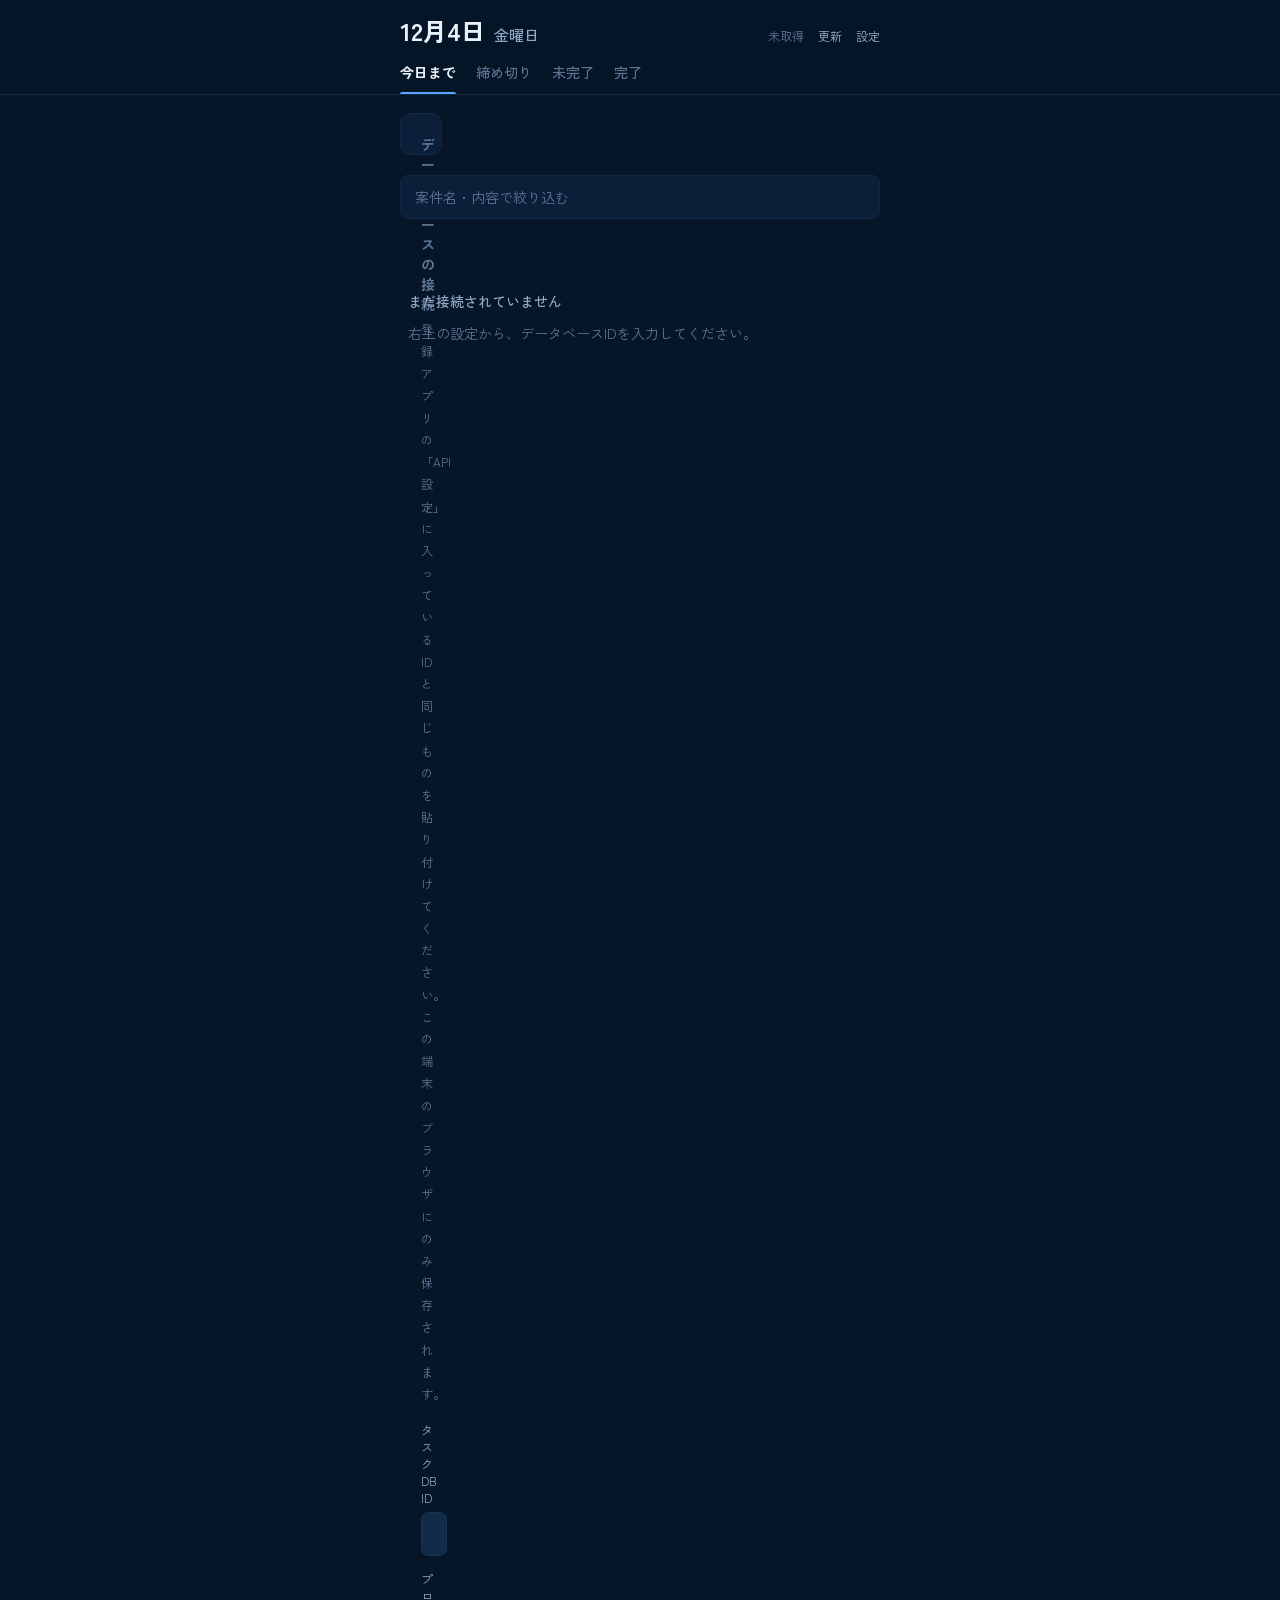
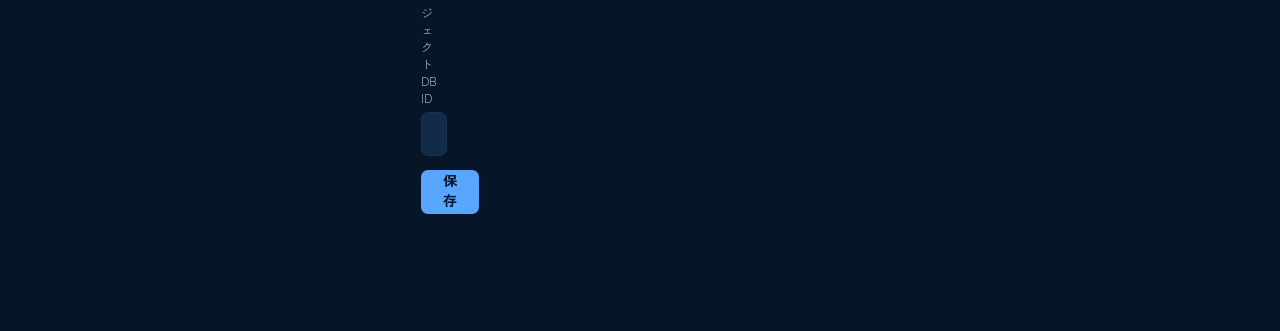
<file: tasks.html>
<!DOCTYPE html>
<html lang="ja">
<head>
<meta charset="UTF-8">
<meta name="viewport" content="width=device-width, initial-scale=1.0, viewport-fit=cover">
<meta name="theme-color" content="#061527">
<meta name="apple-mobile-web-app-capable" content="yes">
<meta name="apple-mobile-web-app-status-bar-style" content="black-translucent">
<meta name="apple-mobile-web-app-title" content="タスク">
<title>タスク</title>
<link rel="preconnect" href="https://fonts.googleapis.com">
<link rel="preconnect" href="https://fonts.gstatic.com" crossorigin>
<link href="https://fonts.googleapis.com/css2?family=Zen+Kaku+Gothic+New:wght@400;500;700&display=swap" rel="stylesheet">
<style>
  :root {
    --ink:      #061527;
    --ink-1:    #0B2038;
    --ink-2:    #112B49;
    --line:     #17334F;
    --line-soft:#102743;

    --fg:       #EAF1F9;
    --fg-2:     #92A9C4;
    --fg-3:     #5D7593;

    --azure:    #58A6FF;
    --ember:    #FF8A5C;
    --mint:     #4FD1A5;

    --tap: 44px;
  }

  * { box-sizing: border-box; margin: 0; padding: 0; }

  html { background: var(--ink); }

  body {
    font-family: 'Zen Kaku Gothic New', -apple-system, BlinkMacSystemFont, sans-serif;
    background: var(--ink);
    color: var(--fg);
    min-height: 100vh;
    -webkit-font-smoothing: antialiased;
    -webkit-tap-highlight-color: transparent;
    font-feature-settings: "palt" 1;
  }

  .wrap {
    max-width: 520px;
    margin: 0 auto;
    padding: 0 20px calc(48px + env(safe-area-inset-bottom));
  }

  button, input { font-family: inherit; }

  :focus-visible { outline: 2px solid var(--azure); outline-offset: 2px; border-radius: 3px; }

  /* ── ヘッダー ───────────────────────── */

  .top {
    position: sticky;
    top: 0;
    z-index: 10;
    background: rgba(6, 21, 39, 0.86);
    backdrop-filter: saturate(160%) blur(14px);
    -webkit-backdrop-filter: saturate(160%) blur(14px);
    border-bottom: 1px solid var(--line-soft);
    padding-top: env(safe-area-inset-top);
  }

  .top-inner { max-width: 520px; margin: 0 auto; padding: 0 20px; }

  .headline {
    display: flex;
    align-items: baseline;
    justify-content: space-between;
    gap: 16px;
    padding: 18px 0 14px;
  }

  .date { font-size: 25px; font-weight: 700; letter-spacing: -0.02em; line-height: 1; }
  .date .weekday { font-size: 15px; font-weight: 500; color: var(--fg-2); margin-left: 9px; letter-spacing: 0; }

  .top-actions {
    display: flex; align-items: center; gap: 14px;
    font-size: 12px; color: var(--fg-3); white-space: nowrap;
  }

  .linkish {
    background: none; border: none; padding: 4px 0;
    font-size: 12px; color: var(--fg-2); cursor: pointer;
  }
  .linkish:hover { color: var(--fg); }
  .linkish:disabled { color: var(--fg-3); cursor: default; }

  /* ── タブ ──────────────────────────── */

  .tabs {
    display: flex;
    gap: 20px;
    overflow-x: auto;
    scrollbar-width: none;
  }
  .tabs::-webkit-scrollbar { display: none; }

  .tab {
    position: relative;
    flex-shrink: 0;
    background: none; border: none;
    padding: 0 0 12px;
    font-size: 14px; font-weight: 500;
    color: var(--fg-3); cursor: pointer;
    transition: color 0.15s;
  }
  .tab:hover { color: var(--fg-2); }
  .tab.active { color: var(--fg); font-weight: 700; }
  .tab.active::after {
    content: '';
    position: absolute; left: 0; right: 0; bottom: 0;
    height: 2px; background: var(--azure); border-radius: 2px 2px 0 0;
  }


  /* ── 検索 ──────────────────────────── */

  .search {
    width: 100%; height: var(--tap);
    margin: 16px 0 4px; padding: 0 14px;
    font-size: 14px; color: var(--fg);
    background: var(--ink-1);
    border: 1px solid var(--line-soft); border-radius: 8px;
    outline: none; transition: border-color 0.15s;
  }
  .search:focus { border-color: var(--line); }
  .search::placeholder { color: var(--fg-3); }

  /* ── グループ ──────────────────────── */

  .group { margin-top: 30px; }

  .group-label {
    display: flex; align-items: center; gap: 9px;
    margin-bottom: 4px;
    font-size: 12px; font-weight: 700; color: var(--fg-2);
  }
  .group-label[data-u="overdue"] { color: var(--ember); }
  .group-label[data-u="today"] { color: var(--azure); }

  /* ── 行 ───────────────────────────── */

  .row {
    position: relative;
    display: flex; align-items: flex-start; gap: 13px;
    padding: 15px 4px 15px 0;
    border-bottom: 1px solid var(--line-soft);
    transition: opacity 0.22s ease, transform 0.22s ease;
  }

  .row::before {
    content: '';
    position: absolute; left: -20px; top: 0; bottom: -1px;
    width: 2px; background: transparent;
  }
  .row[data-u="overdue"]::before { background: var(--ember); }
  .row[data-u="today"]::before { background: var(--azure); }

  .row.leaving { opacity: 0; transform: translateX(20px); }

  .tick {
    flex-shrink: 0; position: relative;
    width: 20px; height: 20px; margin-top: 2px;
    background: none;
    border: 1.5px solid var(--fg-3); border-radius: 50%;
    cursor: pointer; transition: border-color 0.15s, background 0.15s;
  }
  .tick:hover { border-color: var(--mint); }
  .tick.on { background: var(--mint); border-color: var(--mint); }
  .tick.on::after {
    content: '';
    position: absolute; left: 6px; top: 2.5px;
    width: 4px; height: 9px;
    border: solid var(--ink); border-width: 0 2px 2px 0;
    transform: rotate(43deg);
  }

  .row-main { flex: 1; min-width: 0; }

  .row-title { font-size: 15px; line-height: 1.55; letter-spacing: 0.005em; word-break: break-word; }
  .row.done .row-title { color: var(--fg-3); text-decoration: line-through; }

  .row-meta {
    display: flex; align-items: center; flex-wrap: wrap; gap: 8px;
    margin-top: 5px; font-size: 12px; color: var(--fg-3);
  }

  .proj { max-width: 190px; overflow: hidden; text-overflow: ellipsis; white-space: nowrap; color: var(--fg-2); }

  .dot { width: 3px; height: 3px; border-radius: 50%; background: var(--fg-3); opacity: 0.7; }

  .when { font-variant-numeric: tabular-nums; }
  .when[data-u="overdue"] { color: var(--ember); font-weight: 500; }
  .when[data-u="today"] { color: var(--azure); font-weight: 500; }

  .clock { font-weight: 700; color: var(--fg); }

  .limit { font-variant-numeric: tabular-nums; color: var(--fg-3); }
  .limit[data-u="overdue"], .limit[data-u="today"] { color: var(--ember); }
  .limit .cap { color: var(--fg-3); margin-right: 3px; font-weight: 500; }

  .open {
    flex-shrink: 0;
    display: flex; align-items: center; justify-content: center;
    width: 30px; height: 26px; margin: -2px -6px 0 0;
    color: var(--fg-3); transition: color 0.15s;
  }
  .open:hover { color: var(--azure); }
  .open svg { width: 14px; height: 14px; }

  /* ── 空・設定・通知 ────────────────── */

  .empty { padding: 64px 8px; font-size: 14px; line-height: 2; color: var(--fg-3); }
  .empty b { display: block; color: var(--fg-2); font-weight: 500; margin-bottom: 4px; }

  .panel {
    display: none;
    margin: 18px 0 4px; padding: 20px;
    background: var(--ink-1);
    border: 1px solid var(--line-soft); border-radius: 10px;
  }
  .panel.open { display: block; }
  .panel h2 { font-size: 14px; font-weight: 700; margin-bottom: 4px; }
  .panel p { font-size: 12px; line-height: 1.85; color: var(--fg-3); margin-bottom: 16px; }

  .field { margin-bottom: 14px; }
  .field label { display: block; font-size: 12px; color: var(--fg-2); margin-bottom: 6px; }
  .field input {
    width: 100%; height: var(--tap); padding: 0 12px;
    font-size: 13px; font-family: ui-monospace, SFMono-Regular, Menlo, monospace;
    color: var(--fg); background: var(--ink-2);
    border: 1px solid var(--line); border-radius: 7px; outline: none;
  }
  .field input:focus { border-color: var(--azure); }

  .save {
    height: var(--tap); padding: 0 22px;
    font-size: 14px; font-weight: 700;
    color: var(--ink); background: var(--azure);
    border: none; border-radius: 7px; cursor: pointer;
  }
  .save:hover { filter: brightness(1.08); }

  .toast {
    position: fixed; left: 50%;
    bottom: calc(28px + env(safe-area-inset-bottom));
    transform: translate(-50%, 12px);
    max-width: min(420px, calc(100vw - 40px));
    padding: 13px 20px;
    font-size: 13px; line-height: 1.6;
    color: var(--ink); background: var(--fg);
    border-radius: 9px;
    opacity: 0; pointer-events: none;
    transition: opacity 0.2s, transform 0.2s;
    z-index: 50;
  }
  .toast.show { opacity: 1; transform: translate(-50%, 0); }
  .toast.bad { background: var(--ember); }

  @media (prefers-reduced-motion: reduce) { * { transition: none !important; } }
</style>
</head>
<body>

<div class="top">
  <div class="top-inner">
    <div class="headline">
      <div class="date" id="date"></div>
      <div class="top-actions">
        <span id="sync">読み込み中</span>
        <button class="linkish" id="refresh" onclick="refresh()">更新</button>
        <button class="linkish" onclick="togglePanel()">設定</button>
      </div>
    </div>
    <div class="tabs" id="tabs"></div>
  </div>
</div>

<div class="wrap">

  <div class="panel" id="panel">
    <h2>データベースの接続</h2>
    <p>登録アプリの「API設定」に入っているIDと同じものを貼り付けてください。この端末のブラウザにのみ保存されます。</p>
    <div class="field">
      <label for="cfg-task">タスクDB ID</label>
      <input id="cfg-task" type="text" inputmode="latin" autocapitalize="off" autocorrect="off" spellcheck="false" placeholder="32桁の英数字">
    </div>
    <div class="field">
      <label for="cfg-proj">プロジェクトDB ID</label>
      <input id="cfg-proj" type="text" inputmode="latin" autocapitalize="off" autocorrect="off" spellcheck="false" placeholder="32桁の英数字">
    </div>
    <button class="save" onclick="saveConfig()">保存して読み込む</button>
  </div>

  <input class="search" id="filter" type="text" placeholder="案件名・内容で絞り込む" oninput="render()" autocomplete="off">

  <div id="list"></div>

</div>

<div class="toast" id="toast"></div>

<script>
// ── 設定 ──────────────────────────────
// 秘密情報は持たない。Notionトークンは Worker の環境変数にある。
const CONFIG = {
  workerUrl: 'https://notion-proxy.h-miura.workers.dev',
  taskDb: localStorage.getItem('notion_task_db') || '',
  projDb: localStorage.getItem('notion_proj_db') || '',
};

// Notion側のプロパティ名。DBの列名を変えたらここも変える。
const PROP_RUN    = '実行日時';
const PROP_LIMIT  = '本当の期限';
const PROP_STATUS = 'ステータス';

const DEADLINE_WINDOW = 14;              // 「締め切り」タブに出す日数
const DONE_WORDS = ['完了', '済', 'done', 'complete', 'completed', 'closed', '終了'];
const DONE_VALUE = '完了';
const OPEN_VALUE = '未着手';

const CACHE_KEY = 'notion_task_cache_v2';
const PROJ_CACHE_KEY = 'notion_proj_cache_v1';
const MAX_PAGES = 5;

let tasks = [];
let projMap = {};
let currentTab = 'today';
let fetchedAt = null;
let loading = false;

// ── 起動 ──────────────────────────────
function init() {
  showDate();
  document.getElementById('cfg-task').value = CONFIG.taskDb;
  document.getElementById('cfg-proj').value = CONFIG.projDb;

  try {
    const c = JSON.parse(localStorage.getItem(CACHE_KEY) || 'null');
    if (c) { tasks = c.tasks || []; fetchedAt = c.at; }
    projMap = JSON.parse(localStorage.getItem(PROJ_CACHE_KEY) || '{}');
  } catch (e) {}

  renderTabs();
  render();
  updateSync();

  if (!CONFIG.taskDb) togglePanel();
  else refresh();
}

function showDate() {
  const d = new Date();
  const w = ['日', '月', '火', '水', '木', '金', '土'][d.getDay()];
  document.getElementById('date').innerHTML =
    `${d.getMonth() + 1}月${d.getDate()}日<span class="weekday">${w}曜日</span>`;
}

// ── 取得 ──────────────────────────────
async function refresh() {
  if (loading) return;
  if (!CONFIG.taskDb) {
    toast('タスクDB IDが未設定です。設定から入力してください', true);
    if (!document.getElementById('panel').classList.contains('open')) togglePanel();
    return;
  }

  loading = true;
  document.getElementById('refresh').disabled = true;
  updateSync();

  try {
    tasks = (await queryDb(CONFIG.taskDb)).map(toTask);

    if (CONFIG.projDb && !Object.keys(projMap).length) {
      try {
        projMap = {};
        (await queryDb(CONFIG.projDb)).forEach(p => { projMap[p.id] = titleOf(p) || ''; });
        localStorage.setItem(PROJ_CACHE_KEY, JSON.stringify(projMap));
      } catch (e) {}
    }

    fetchedAt = Date.now();
    save();
    renderTabs();
    render();
  } catch (e) {
    toast('読み込めませんでした。' + e.message, true);
  }

  loading = false;
  document.getElementById('refresh').disabled = false;
  updateSync();
}

async function queryDb(dbId) {
  let out = [], cursor;
  for (let i = 0; i < MAX_PAGES; i++) {
    const body = { page_size: 100 };
    if (cursor) body.start_cursor = cursor;
    const res = await notionRequest(`/v1/databases/${dbId}/query`, 'POST', body);
    out = out.concat(res.results || []);
    if (!res.has_more) break;
    cursor = res.next_cursor;
  }
  return out;
}

async function notionRequest(path, method, body) {
  // ヘッダは Content-Type のみ。Worker の Access-Control-Allow-Headers に
  // 合わせているため、独自ヘッダを足すとプリフライトで弾かれる。
  const opts = { method, headers: { 'Content-Type': 'application/json' } };
  if (body !== undefined) opts.body = JSON.stringify(body);

  const res = await fetch(CONFIG.workerUrl + path, opts);
  if (!res.ok) {
    const err = await res.json().catch(() => ({}));
    throw new Error(err.message || `HTTP ${res.status}`);
  }
  return res.json();
}

// ── ページ変換 ────────────────────────
function titleOf(page) {
  const props = page.properties || {};
  for (const k in props) {
    if (props[k]?.type === 'title') return (props[k].title || []).map(t => t.plain_text).join('');
  }
  return '';
}

function dateOf(props, name) {
  const p = props[name];
  return (p && p.type === 'date' && p.date?.start) ? p.date.start : null;
}

function toTask(page) {
  const props = page.properties || {};

  const run   = dateOf(props, PROP_RUN);
  const limit = dateOf(props, PROP_LIMIT);

  let projIds = [];
  for (const k in props) {
    if (props[k]?.type === 'relation' && (props[k].relation || []).length) {
      projIds = props[k].relation.map(r => r.id);
      break;
    }
  }

  // 完了判定。ステータス列を優先し、無ければ最初のチェックボックス等を使う。
  let done = false, doneProp = null, doneType = null;
  const sp = props[PROP_STATUS];
  if (sp && (sp.type === 'status' || sp.type === 'select')) {
    doneProp = PROP_STATUS; doneType = sp.type;
    done = isDoneValue(sp[sp.type]?.name || '');
  } else {
    for (const k in props) {
      const p = props[k];
      if (!p) continue;
      if (p.type === 'checkbox') { doneProp = k; doneType = 'checkbox'; done = !!p.checkbox; break; }
      if (p.type === 'status' || p.type === 'select') {
        const v = p[p.type]?.name || '';
        if (v) { doneProp = k; doneType = p.type; done = isDoneValue(v); break; }
      }
    }
  }

  return { id: page.id, name: titleOf(page) || '（無題）', run, limit, projIds, done, doneProp, doneType };
}

function isDoneValue(v) {
  const s = String(v).toLowerCase();
  return DONE_WORDS.some(w => s.includes(w));
}

// ── 日付 ──────────────────────────────
function todayStr() {
  const d = new Date();
  return `${d.getFullYear()}-${String(d.getMonth() + 1).padStart(2, '0')}-${String(d.getDate()).padStart(2, '0')}`;
}

// 時刻まで入っているか（Notionは時刻ありのとき ISO に T が入る）
function hasTime(s) { return !!s && s.length > 10 && s.includes('T'); }

function daysOut(s) {
  if (!s) return null;
  return Math.round((new Date(s.slice(0, 10) + 'T00:00:00') - new Date(todayStr() + 'T00:00:00')) / 86400000);
}

function urgencyOf(s) {
  const n = daysOut(s);
  if (n === null) return 'none';
  if (n < 0) return 'overdue';
  if (n === 0) return 'today';
  if (n <= 7) return 'week';
  return 'later';
}

function md(s) { return `${Number(s.slice(5, 7))}/${Number(s.slice(8, 10))}`; }

function hm(s) {
  const d = new Date(s);
  return `${d.getHours()}:${String(d.getMinutes()).padStart(2, '0')}`;
}

// 実行日時の表示
function runText(s) {
  if (!s) return '';
  const n = daysOut(s);
  if (hasTime(s)) {
    const t = `<span class="clock">${hm(s)}</span>`;
    return n === 0 ? t : `${md(s)} ${t}`;
  }
  if (n === 0) return '今日';
  if (n < 0) return `${md(s)}・${-n}日前`;
  if (n === 1) return '明日';
  return md(s);
}

// 本当の期限の表示
function limitText(s) {
  if (!s) return '';
  const n = daysOut(s);
  if (n < 0) return `${md(s)}・${-n}日超過`;
  if (n === 0) return '今日が期限';
  if (n === 1) return '明日が期限';
  return `${md(s)}・あと${n}日`;
}

// ── 並び替え ──────────────────────────
// 「今日まで」用。時刻ありを先に、時刻順。時刻なしはその後ろに日付順。
function sortByRun(a, b) {
  const at = hasTime(a.run), bt = hasTime(b.run);
  if (at !== bt) return at ? -1 : 1;
  if (at && bt) return new Date(a.run) - new Date(b.run);
  const c = (a.run || '').localeCompare(b.run || '');
  return c !== 0 ? c : a.name.localeCompare(b.name);
}

// 「締め切り」用。期限が近い順。
function sortByLimit(a, b) {
  const c = (a.limit || '').slice(0, 10).localeCompare((b.limit || '').slice(0, 10));
  return c !== 0 ? c : sortByRun(a, b);
}

// ── 抽出 ──────────────────────────────
function openTasks() { return tasks.filter(t => !t.done); }

function todayList() {
  return openTasks().filter(t => t.run && daysOut(t.run) <= 0).sort(sortByRun);
}

function limitList() {
  return openTasks().filter(t => t.limit && daysOut(t.limit) <= DEADLINE_WINDOW).sort(sortByLimit);
}

// ── 表示 ──────────────────────────────
const TABS = [
  { id: 'today', label: '今日まで' },
  { id: 'limit', label: '締め切り' },
  { id: 'open',  label: '未完了' },
  { id: 'done',  label: '完了' },
];

function renderTabs() {
  document.getElementById('tabs').innerHTML = TABS.map(t =>
    `<button class="tab${t.id === currentTab ? ' active' : ''}" onclick="setTab('${t.id}')">${t.label}</button>`
  ).join('');
}

function setTab(id) { currentTab = id; renderTabs(); render(); window.scrollTo(0, 0); }

function projName(t) {
  for (const id of t.projIds) if (projMap[id]) return projMap[id];
  return '';
}

function esc(s) {
  return String(s).replace(/[&<>"']/g, c => ({ '&': '&amp;', '<': '&lt;', '>': '&gt;', '"': '&quot;', "'": '&#39;' }[c]));
}

function matches(t, q) {
  return !q || (t.name + ' ' + projName(t)).toLowerCase().includes(q);
}

function render() {
  const q = document.getElementById('filter').value.trim().toLowerCase();
  const el = document.getElementById('list');

  if (!CONFIG.taskDb) {
    el.innerHTML = `<div class="empty"><b>まだ接続されていません</b>右上の設定から、データベースIDを入力してください。</div>`;
    return;
  }

  let html = '';

  if (currentTab === 'today') {
    const list = todayList().filter(t => matches(t, q));
    if (!list.length) {
      html = emptyHtml(q, '今日ぶんは片づいています', '「締め切り」タブで先の期限を確認できます。');
    } else {
      const timed = list.filter(t => hasTime(t.run));
      const plain = list.filter(t => !hasTime(t.run));
      if (timed.length && plain.length) {
        html = section('時刻あり', timed, 'run')
             + section('時刻の指定なし', plain, 'run');
      } else {
        html = `<section class="group">${list.map(t => rowHtml(t, 'run')).join('')}</section>`;
      }
    }

  } else if (currentTab === 'limit') {
    const list = limitList().filter(t => matches(t, q));
    html = list.length
      ? `<section class="group">${list.map(t => rowHtml(t, 'limit')).join('')}</section>`
      : emptyHtml(q, `${DEADLINE_WINDOW}日以内の期限はありません`, '差し迫ったものはない状態です。');

  } else if (currentTab === 'open') {
    const list = openTasks().filter(t => matches(t, q)).sort(sortByRun);
    if (!list.length) {
      html = emptyHtml(q, '未完了のタスクはありません', '');
    } else {
      const G = [
        { u: 'overdue', label: '実行日が過ぎている' },
        { u: 'today', label: '今日' },
        { u: 'week', label: '今週' },
        { u: 'later', label: 'それ以降' },
        { u: 'none', label: '実行日なし' },
      ];
      html = G.map(g => {
        const items = list.filter(t => urgencyOf(t.run) === g.u);
        return items.length ? section(g.label, items, 'run', g.u) : '';
      }).join('');
    }

  } else {
    const list = tasks.filter(t => t.done && matches(t, q)).sort(sortByRun).slice(0, 50);
    html = list.length
      ? `<section class="group">${list.map(t => rowHtml(t, 'run')).join('')}</section>`
      : emptyHtml(q, '完了したタスクはまだありません', '丸をタップすると、ここに移動します。');
  }

  el.innerHTML = html;
}

function section(label, items, mode, u) {
  return `<section class="group">
    <div class="group-label"${u ? ` data-u="${u}"` : ''}>${label}</div>
    ${items.map(t => rowHtml(t, mode)).join('')}
  </section>`;
}

function rowHtml(t, mode) {
  // 行の左罫は、そのタブで見ている日付の切迫度で決める
  const key = mode === 'limit' ? t.limit : t.run;
  const u = t.done ? 'none' : urgencyOf(key);

  const pn = projName(t);
  let name = t.name;
  if (pn && name.startsWith(pn + ' / ')) name = name.slice(pn.length + 3);

  const meta = [];
  if (pn) meta.push(`<span class="proj">${esc(pn)}</span>`);

  if (mode === 'limit') {
    meta.push(`<span class="when" data-u="${urgencyOf(t.limit)}">${limitText(t.limit)}</span>`);
    if (t.run) meta.push(`<span class="limit"><span class="cap">実行</span>${runText(t.run)}</span>`);
  } else {
    if (t.run) meta.push(`<span class="when" data-u="${urgencyOf(t.run)}">${runText(t.run)}</span>`);
    // 期限が2週間以内なら、実行日と一緒に見えるようにしておく
    if (t.limit && daysOut(t.limit) <= DEADLINE_WINDOW) {
      meta.push(`<span class="limit" data-u="${urgencyOf(t.limit)}"><span class="cap">期限</span>${md(t.limit)}</span>`);
    }
  }

  return `<div class="row${t.done ? ' done' : ''}" data-u="${u}" id="row-${t.id}">
    <button class="tick${t.done ? ' on' : ''}" onclick="toggleDone('${t.id}')" aria-label="${t.done ? '未完了に戻す' : '完了にする'}"></button>
    <div class="row-main">
      <div class="row-title">${esc(name)}</div>
      ${meta.length ? `<div class="row-meta">${meta.join('<span class="dot"></span>')}</div>` : ''}
    </div>
    <a class="open" href="https://www.notion.so/${t.id.replace(/-/g, '')}" target="_blank" rel="noopener" aria-label="Notionで開く">
      <svg viewBox="0 0 16 16" fill="none" stroke="currentColor" stroke-width="1.6" stroke-linecap="round" stroke-linejoin="round"><path d="M6 3h7v7M13 3L4 12"/></svg>
    </a>
  </div>`;
}

function emptyHtml(q, head, sub) {
  if (q) return `<div class="empty"><b>該当なし</b>別の言葉で探すか、検索欄を空にしてください。</div>`;
  return `<div class="empty"><b>${head}</b>${sub}</div>`;
}

// ── 完了操作 ──────────────────────────
async function toggleDone(id) {
  const t = tasks.find(x => x.id === id);
  if (!t) return;
  if (!t.doneProp) { toast('完了に使えるプロパティが見つかりません', true); return; }

  const before = t.done;
  t.done = !before;

  const row = document.getElementById('row-' + id);
  if (row) row.classList.add('leaving');
  setTimeout(() => { renderTabs(); render(); }, 220);

  try {
    const value = t.doneType === 'checkbox'
      ? { checkbox: t.done }
      : { [t.doneType]: { name: t.done ? DONE_VALUE : OPEN_VALUE } };
    await notionRequest(`/v1/pages/${id}`, 'PATCH', { properties: { [t.doneProp]: value } });
    save();
  } catch (e) {
    t.done = before;
    renderTabs(); render();
    toast('Notionに反映できませんでした。' + e.message, true);
  }
}

// ── 補助 ──────────────────────────────
function save() {
  try { localStorage.setItem(CACHE_KEY, JSON.stringify({ tasks, at: fetchedAt })); } catch (e) {}
}

function updateSync() {
  const el = document.getElementById('sync');
  if (loading) { el.textContent = '更新中'; return; }
  if (!fetchedAt) { el.textContent = '未取得'; return; }
  const m = Math.floor((Date.now() - fetchedAt) / 60000);
  el.textContent = m < 1 ? 'たった今' : m < 60 ? `${m}分前` : `${Math.floor(m / 60)}時間前`;
}
setInterval(updateSync, 60000);

function togglePanel() { document.getElementById('panel').classList.toggle('open'); }

function saveConfig() {
  CONFIG.taskDb = document.getElementById('cfg-task').value.trim();
  CONFIG.projDb = document.getElementById('cfg-proj').value.trim();
  localStorage.setItem('notion_task_db', CONFIG.taskDb);
  localStorage.setItem('notion_proj_db', CONFIG.projDb);
  localStorage.removeItem(PROJ_CACHE_KEY);
  projMap = {};
  togglePanel();
  refresh();
}

let toastTimer;
function toast(msg, bad = false) {
  const el = document.getElementById('toast');
  el.textContent = msg;
  el.className = 'toast show' + (bad ? ' bad' : '');
  clearTimeout(toastTimer);
  toastTimer = setTimeout(() => { el.className = 'toast' + (bad ? ' bad' : ''); }, 4000);
}

document.addEventListener('DOMContentLoaded', init);
</script>
</body>
</html>
</file>
<file: today-board/style.css>
:root{--bg:#061527;--panel:#0d243c;--panel2:#122d4b;--line:#21415c;--text:#eaf1f9;--muted:#94adc7;--soft:#66829f;--blue:#68b1ff;--mint:#56d7ae;--warn:#ff9b78;--radius:13px}*{box-sizing:border-box}html{background:var(--bg);color:var(--text)}body{margin:0;font-family:-apple-system,BlinkMacSystemFont,'Hiragino Kaku Gothic ProN','Noto Sans JP',sans-serif;font-size:14px;line-height:1.5}button,input,textarea,select{font:inherit}button{cursor:pointer}button:focus-visible,input:focus-visible,textarea:focus-visible,select:focus-visible{outline:2px solid var(--blue);outline-offset:2px}.header{position:sticky;top:0;z-index:5;background:rgba(6,21,39,.97);border-bottom:1px solid var(--line)}.header-content{max-width:530px;margin:auto;padding:14px 19px;display:flex;align-items:center;justify-content:space-between;gap:12px}.eyebrow{font-size:9px;letter-spacing:.17em;color:var(--mint);font-weight:700}h1{font-size:21px;letter-spacing:-.02em;margin:0}.mini-star{font-size:16px;color:var(--blue)}.head-actions{display:flex;align-items:center;gap:9px}.sync{font-size:11px;color:var(--muted)}.text-button{background:none;border:0;color:var(--muted);padding:7px;font-size:12px}.text-button:hover{color:var(--text)}.wrap{max-width:530px;padding:18px 19px 55px;margin:0 auto}.date-selector{display:flex;align-items:center;gap:8px;justify-content:space-between;margin-bottom:16px}.date-arrow,.today-button{background:var(--panel);border:1px solid var(--line);border-radius:9px;color:var(--text);padding:8px 12px}.date-center{position:relative;display:flex;align-items:center;gap:8px;font-weight:700}.date-center input{width:122px;border:1px solid var(--line);background:var(--panel);border-radius:8px;color:var(--text);padding:7px;font-size:12px}.summary{background:linear-gradient(130deg,#102e4b,#0d243c);border:1px solid var(--line);border-radius:var(--radius);padding:17px;margin-bottom:24px}.summary-top{display:flex;justify-content:space-between;align-items:baseline;gap:10px}.summary-count{font-size:34px;font-weight:750;line-height:1}.summary-count small{font-size:12px;font-weight:500;color:var(--muted);margin-left:6px}.summary-side{font-size:12px;color:var(--muted)}.progress-track{height:5px;border-radius:5px;background:#24415b;overflow:hidden;margin-top:16px}.progress-fill{height:100%;width:0;background:var(--mint);transition:width .2s}.summary-foot{font-size:11px;color:var(--muted);margin:9px 0 0}.section-head{display:flex;align-items:center;justify-content:space-between;gap:8px;margin:13px 0 8px}.section-head h2{font-size:15px;margin:0}.subtle{font-size:11px;color:var(--muted)}.task-list{display:flex;flex-direction:column}.task-row{display:flex;gap:11px;align-items:flex-start;border-bottom:1px solid #14314c;padding:13px 1px}.task-check{flex:none;width:21px;height:21px;margin-top:1px;border:1.5px solid var(--muted);background:transparent;border-radius:50%;color:transparent;display:grid;place-items:center;font-weight:700}.task-check:hover{border-color:var(--mint)}.task-check.done{border-color:var(--mint);background:var(--mint);color:#061527}.task-content{min-width:0;flex:1}.task-title{font-weight:650;overflow-wrap:anywhere}.task-row.finished .task-title{color:var(--muted);text-decoration:line-through}.task-meta{font-size:11px;color:var(--muted);margin-top:4px;display:flex;gap:9px;flex-wrap:wrap}.task-meta .overdue{color:var(--warn)}.task-open{font-size:12px;color:var(--blue);text-decoration:none}.task-open:hover{text-decoration:underline}.task-state{font-size:11px;color:var(--mint)}.empty{padding:35px 10px;text-align:center;color:var(--muted)}.empty-icon{font-size:28px;color:var(--mint)}.empty strong{display:block;margin-bottom:3px}.empty p{font-size:12px}.quick-actions{display:flex;gap:8px;margin:21px 0 24px}.primary-button,.secondary-button,.ghost-button{padding:10px 15px;border-radius:10px;border:1px solid transparent;font-weight:650}.primary-button{background:var(--blue);color:#071727}.primary-button:disabled{opacity:.48;cursor:not-allowed}.secondary-button{background:#18334f;border-color:var(--line);color:var(--text)}.ghost-button{background:none;border-color:var(--line);color:var(--muted)}.quick-actions .primary-button{flex:1}.editor{background:var(--panel);padding:17px;border:1px solid var(--line);border-radius:var(--radius);margin:12px 0 18px}.editor[hidden],.empty[hidden],#doneList[hidden]{display:none!important}.editor h3{font-size:15px;margin:0 0 8px}.editor label{display:block;font-size:12px;color:var(--muted);font-weight:600;margin:12px 0 5px}.editor input,.editor select,.editor textarea{display:block;width:100%;background:var(--panel2);border:1px solid var(--line);border-radius:8px;padding:10px;color:var(--text);outline:none}.editor textarea{resize:vertical}.editor .help{font-size:11px;color:var(--muted);line-height:1.7}.editor .required{color:var(--warn)}.editor .two-cols{display:grid;grid-template-columns:1fr 1fr;gap:12px}.edit-actions{display:flex;justify-content:flex-end;gap:9px;margin-top:16px}.done-section{margin-top:17px;border-top:1px solid var(--line);padding-top:8px}.done-header{width:100%;background:none;border:0;color:var(--text);padding:10px 0;text-align:left}.num-pill{font-size:11px;padding:2px 7px;border-radius:20px;background:#21465b;color:var(--mint)}.footer{padding-top:26px;font-size:11px;color:var(--soft)}.footer p{line-height:1.7}.toast{position:fixed;z-index:30;bottom:20px;left:50%;transform:translateX(-50%);max-width:calc(100vw - 28px);border-radius:10px;background:var(--text);color:#071827;padding:11px 18px;font-size:12px;box-shadow:0 7px 25px #0005;opacity:0;pointer-events:none;transition:opacity .15s}.toast.show{opacity:1}.toast.bad{background:var(--warn)}.project-result-list{margin-top:6px;max-height:185px;overflow:auto;border-radius:8px;border:1px solid var(--line)}.project-result{width:100%;display:block;padding:9px 11px;text-align:left;color:var(--text);border:0;border-bottom:1px solid var(--line);background:var(--panel2);font-size:12px}.project-result:hover{background:#224361}.project-selected{font-size:12px;color:var(--mint);margin-top:6px}.status-note{font-size:12px;color:var(--warn);margin:7px 0}.full{width:100%}.separator{margin:0 4px}@media(max-width:420px){.header-content{padding:12px 14px}.wrap{padding:14px}.editor .two-cols{grid-template-columns:1fr}.sync{display:none}}
</file>
